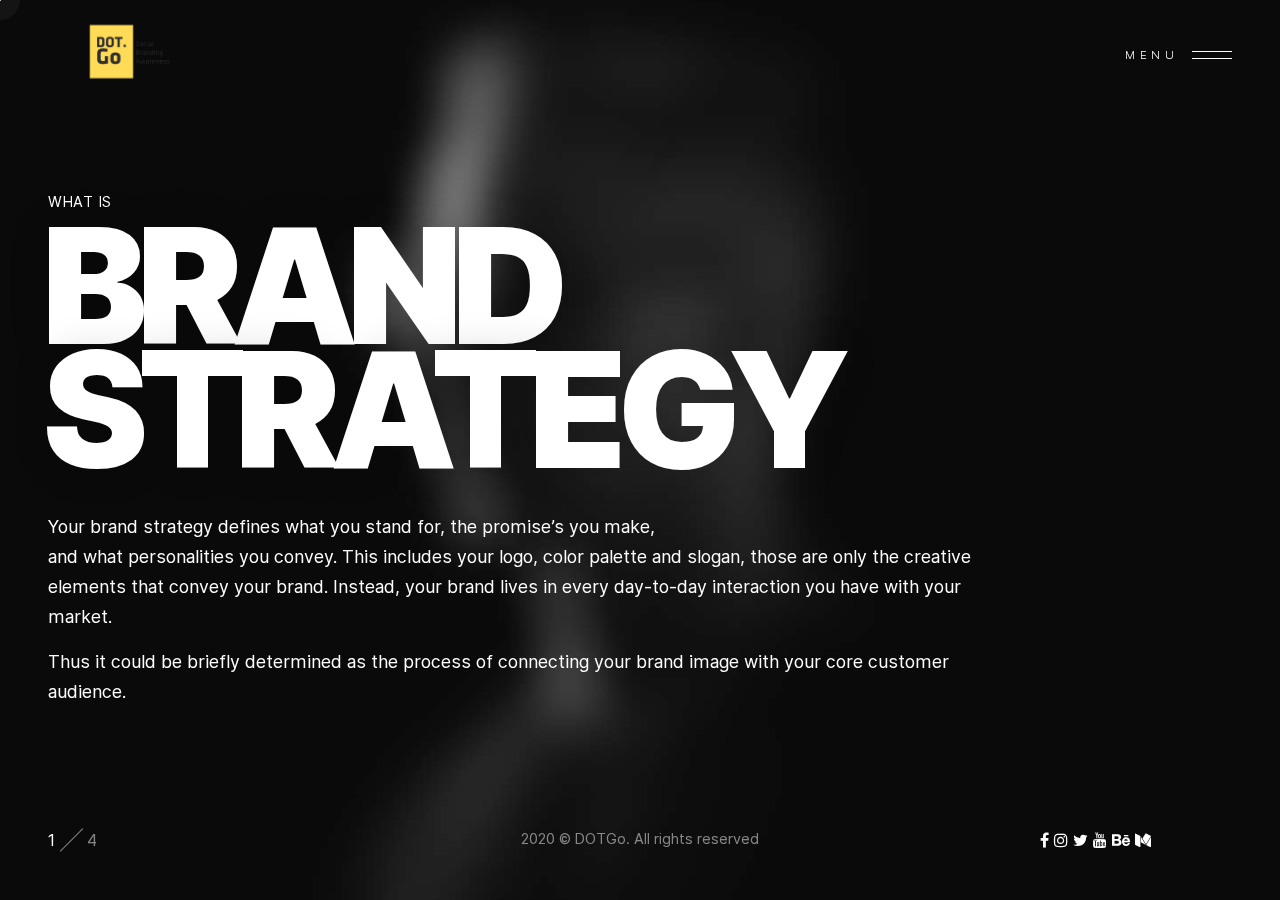
<file: index.html>
<!DOCTYPE html>
<html lang="en">
<head>
  <meta charset="UTF-8">
  <meta name="viewport" content="width=device-width, initial-scale=1, shrink-to-fit=no">
  <meta http-equiv="X-UA-Compatible" content="ie=edge">
  <title>DOTGo - Social | Branding | Awareness </title>
  <meta content="We&#39;re DOTGo, a creative branding and advertising agency. Visit our website to see our work or to contact us." name="description">
  <meta name="keywords" content=" branding,branding companies in trivandrum,branding agency in trivandrum,personal branding,brand identity,
  brand awareness,brand name,rebrand,brand management,brand strategy,brand value,branding design,brand building " />
  <meta content="DOTGo - Branding &amp; Advertising Agency " property="og:title"><meta content="We're DOTGo, a creative branding and advertising agency. Visit our website to see our work or to contact us" property="og:description"><meta content="summary" name="twitter:card">



  <link rel="stylesheet" href="https://cdnjs.cloudflare.com/ajax/libs/font-awesome/4.7.0/css/font-awesome.min.css">
  <link href="main.bundle.css" rel="stylesheet" type="text/css">
  <link href="css/custom.css" rel="stylesheet" type="text/css">
  <link href="https://fonts.googleapis.com/css2?family=Lexend+Giga&amp;display=swap" rel="stylesheet">
  <link rel="apple-touch-icon" sizes="180x180" href="images/faviconw.png">
  <link rel="icon" type="image/png" sizes="32x32" href="images/faviconw.png">
  <link rel="icon" type="image/png" sizes="16x16" href="images/faviconw.png">
  <link rel="manifest" href="favicon/site.webmanifest">
  <link rel="mask-icon" href="favicon/safari-pinned-tab.svg" color="#777777">
  <meta name="msapplication-TileColor" content="#999999">
  <meta name="theme-color" content="#999999">
</head>
  <body>
<header class="fixed-top ">
  <div class="navbar"><a class="navbar-brand" href="index.html"> <img class="default abc" alt="DOTGo - Social | Branding | Awareness" src="images/LOGO-removebg-.png"><img class="inverted abc" alt="DOTGo - Social | Branding | Awareness" src="images/LOGO-removebg-.png"></a>
    <button class="navbar-toggler" type="button" data-toggle="collapse" data-target="#navbar"><span class="toggle-label">Menu</span><span class="toggle-label-close">Close</span><span class="toggle-icon"><span class="line"></span><span class="line"></span></span></button>
  </div>
  <ul id="nav">
    <li class="nav-item active"><a class="nav-link" href="index.html">Home</a></li>

    <li class="nav-item"><a class="nav-link " href="about.html" >About Us</a>
      <li class="nav-item "><a class="nav-link " href="services.html" >Services</a>
      
    </li>
    <li class="nav-item "><a class="nav-link " href="projects-grid.html" >Portfolio</a>
    </li>
    <li class="nav-item "><a class="nav-link " href="blog-slider.html" >Blog</a>
    </li>
    <li class="nav-item"><a class="nav-link" href="contact.html">Contact Us</a></li>
  </ul>
</header>
    <main>
      <div class="glide slider">
        <div class="glide__track" data-glide-el="track">
          <ul class="glide__slides">
            <li class="glide__slide invert">
              <div class="jumbotron jumbotron-fluid vh-100 d-flex align-items-center">
                <div class="bg o-8" style="background-image:url(images/slide2.png)"></div>
                <div class="container-fluid py-6"><a class="tilt no-link mx-auto" href="">
                    <h6>  WHAT IS</h6>
                    <h1 class="massive pt-2"><span class="d-block">BRAND</span><span class="d-block">STRATEGY</span></h1>
                    <p class="w-50">Your brand strategy defines what you stand for, the promise’s you make, <br> and what personalities you convey.
                       This includes your logo, color palette and slogan,  those are only the creative elements that convey your brand. Instead, your brand lives in every day-to-day interaction you have with your market. </p>

                       <p class="w-50"> Thus it could be briefly determined as the process of connecting your brand image with your core customer audience. </p>
                  </a></div>
                    
              </div>
            </li>
            <li class="glide__slide invert">
              <div class="jumbotron jumbotron-fluid vh-100 d-flex align-items-center">
                <div class="bg o-8" style="background-image:url(images/slide4.png)"></div>
                <div class="container-fluid py-6"><a class="tilt no-link mx-auto" href="">
                    <h6>WHAT MAKES UP </h6>
                    <h1 class="massive"> <span class="d-block">BRANDING</span>  <span class="d-block"> &amp DESIGN</span></h1>
                    <p class="w-50">   Your brand identity design is basically anything that represents your brand visually.
                       It’s  both your perceived image and the visual pieces that form your overall brand and it’s the first impression you make on your customers. </p>
                       <p class="w-50">Essentially, your visual brand design is the image you want to depict to the world. It’s your business’s personality </p></a></div>
              </div>
            </li>
            <li class="glide__slide ">
              <div class="jumbotron jumbotron-fluid vh-100 d-flex align-items-center">
                <div class="bg o-4" style="background-image:url(images/slide3.png)"></div>
                <div class="container-fluid py-6"><a class="tilt no-link " href="">
                    <h6>HOW IMPORTANT IS</h6>
                    <h1 class="massive"><span class="d-block">DIGITAL</span><span class="d-block">ADVERTISEMENT</span></h1>
                    <p class="w-50">   In the digital era , Digital Advertisement has become the go to method for Brands,as it offer's extreme detailed targeting and ROI. <br></p>
             
                    
                  </a></div>
              </div>
            </li>
            <li class="glide__slide">
              <div class="jumbotron jumbotron-fluid vh-100 d-flex align-items-center">
                <div class="bg o-2" style="background-image:url(images/slide1.png)"></div>
                <div class="container-fluid py-6"><a class="tilt no-link" href="">
                    <h6>WHAT BUILDS</h6>
                    <h1 class="massive"> <span class="d-block">SOCIAL</span><span class="d-block">AWARENESS</span></h1>
                    <p class="w-50">  well a brands offline and online presence combine to form its social awareness. 
                       Thus in the digital era we focus more on the digital side of things  forgeting mass medias like TV, Radio's etc. <br></p>
                       <p class="w-50"> Its been a blessing in disguise for brands to choose social awareness rather than just digital presence.</p>
                    
                  </a></div>
              </div>
            </li>
          </ul>
        </div>
        <div class="glide__bullets" data-glide-el="controls[nav]">
          <div class="glide__bullet" data-glide-dir="=0">1</div>
          <div class="glide__bullet" data-glide-dir="=1">2</div>
          <div class="glide__bullet" data-glide-dir="=2">3</div>
          <div class="glide__bullet" data-glide-dir="=3">4</div>
          <div class="glide__bullet total">4</div>
        </div>
      </div>
    </main>
    <footer class="fixed-bottom alt-footer">
      <div class="container-fluid p-5">
        <div class="row">
          <div class="col-sm-6 offset-sm-3 copy text-center">2020 &copy; DOTGo. All rights reserved</div>
          <div class="col-sm-3 text-center">
            <div class="social"><a class="trigger"   href="#"><a href="#" class="fa fa-facebook"></a></a>
              <div class="social"><a class="trigger"   href="#"><a href="#" class="fa fa-instagram"></a></a>
                <div class="social"><a class="trigger"   href="#"><a href="#" class="fa fa-twitter"></a></a>
                  <div class="social"><a class="trigger"   href="#"><a href="#" class="fa fa-youtube"></a></a>
                    <div class="social"><a class="trigger"   href="#"><a href="#" class="fa fa-behance"></a></a>
                      <div class="social"><a class="trigger"   href="#"><a href="#" class="fa fa-medium"></a></a>
             
            </div>
          </div>
        </div>
      </div>
    </footer>
    <script src="main.bundle.js"></script>
  </body>
</html>
</file>
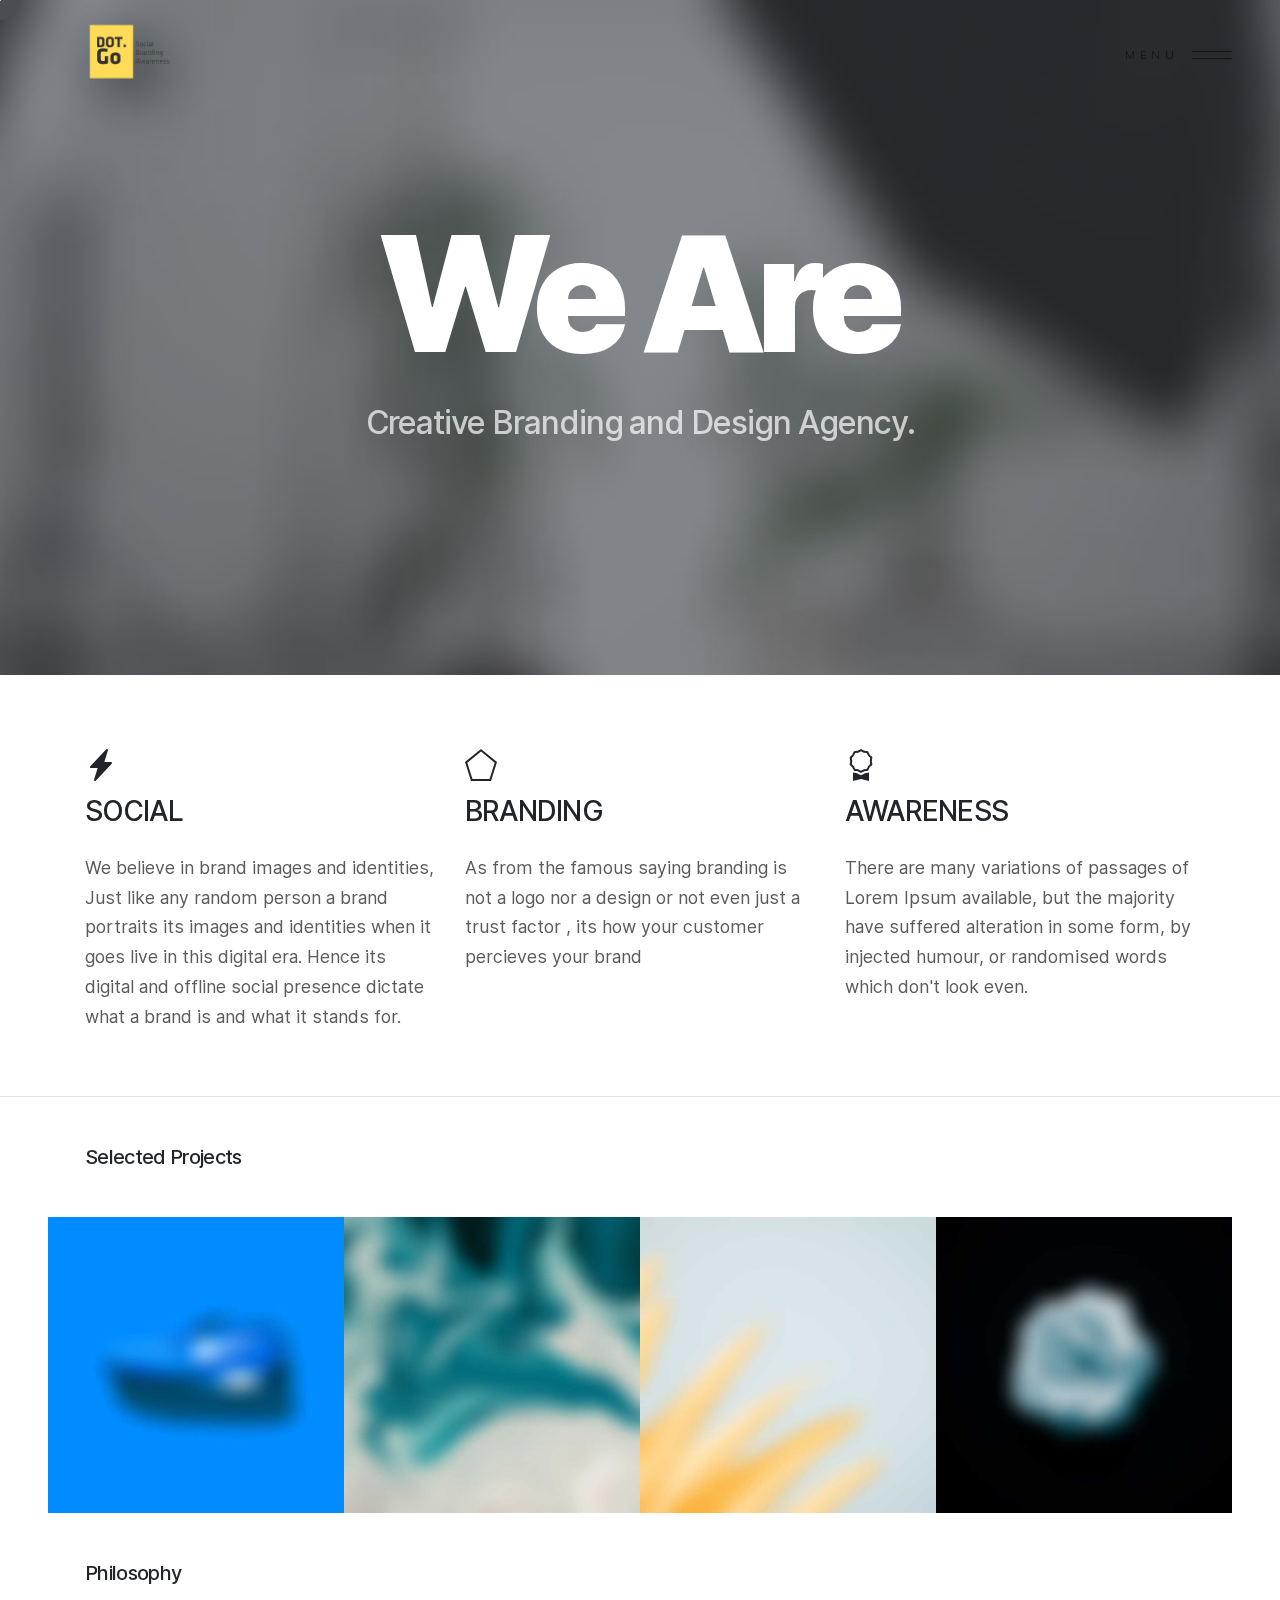
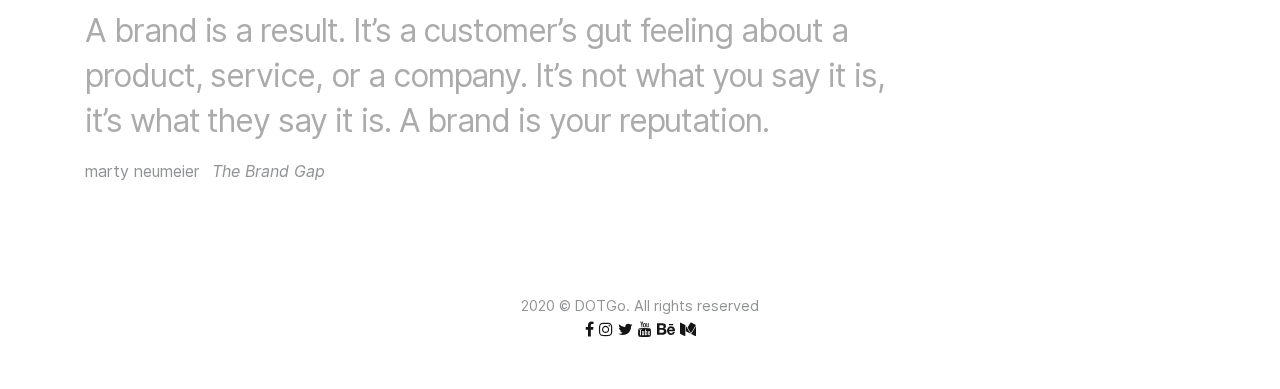
<file: about.html>
<!DOCTYPE html>
<html lang="en">
<head>
  <meta charset="UTF-8">
  <meta name="viewport" content="width=device-width, initial-scale=1, shrink-to-fit=no">
  <meta http-equiv="X-UA-Compatible" content="ie=edge">
  <title>DOTGo - Social | Branding | Awareness </title>
  <meta content="We&#39;re DOTGo, a creative branding and advertising agency. Visit our website to see our work or to contact us." name="description">
  <meta name="keywords" content=" branding,branding companies in trivandrum,branding agency in trivandrum,personal branding,brand identity,
  brand awareness,brand name,rebrand,brand management,brand strategy,brand value,branding design,brand building " />
  <meta content="DOTGo - Branding &amp; Advertising Agency " property="og:title"><meta content="We're DOTGo, a creative branding and advertising agency. Visit our website to see our work or to contact us" property="og:description"><meta content="summary" name="twitter:card">



  <link rel="stylesheet" href="https://cdnjs.cloudflare.com/ajax/libs/font-awesome/4.7.0/css/font-awesome.min.css">
  <link href="main.bundle.css" rel="stylesheet" type="text/css">
  <link href="css/custom.css" rel="stylesheet" type="text/css">
  <link href="https://fonts.googleapis.com/css2?family=Lexend+Giga&amp;display=swap" rel="stylesheet">
  <link rel="apple-touch-icon" sizes="180x180" href="images/faviconw.png">
  <link rel="icon" type="image/png" sizes="32x32" href="images/faviconw.png">
  <link rel="icon" type="image/png" sizes="16x16" href="images/faviconw.png">
  <link rel="manifest" href="favicon/site.webmanifest">
  <link rel="mask-icon" href="favicon/safari-pinned-tab.svg" color="#777777">
  <meta name="msapplication-TileColor" content="#999999">
  <meta name="theme-color" content="#999999">
</head>
  <body>
<header class="fixed-top ">
  <div class="navbar"><a class="navbar-brand" href="index.html"> <img class="default abc" alt="DOTGo - Social | Branding | Awareness" src="images/LOGO-removebg-.png"><img class="inverted abc" alt="DOTGo - Social | Branding | Awareness" src="images/LOGO-removebg-.png"></a>
    <button class="navbar-toggler" type="button" data-toggle="collapse" data-target="#navbar"><span class="toggle-label">Menu</span><span class="toggle-label-close">Close</span><span class="toggle-icon"><span class="line"></span><span class="line"></span></span></button>
  </div>
  <ul id="nav">
    <li class="nav-item active"><a class="nav-link" href="index.html">Home</a></li>

    <li class="nav-item"><a class="nav-link " href="about.html" >About Us</a>
      <li class="nav-item "><a class="nav-link " href="services.html" >Services</a>
      
    </li>
    <li class="nav-item "><a class="nav-link " href="projects-grid.html" >Portfolio</a>
    </li>
    <li class="nav-item "><a class="nav-link " href="blog-slider.html" >Blog</a>
    </li>
    <li class="nav-item"><a class="nav-link" href="contact.html">Contact Us</a></li>
  </ul>
  </header>
  <main>
    <div class="jumbotron jumbotron-fluid vh-75 d-flex align-items-center bg-dark text-white">
      <div class="bg o-4" style="background-image:url(images/about.jpg);"></div>
      <div class="container text-center">
        <div class="row">
          <div class="col-12">
            <h1 class="massive">We Are</h1>
          </div>
          <div class="col-12 col-md-7 mx-auto pt-5">
            <h2 class="o-7">
               Creative Branding and Design Agency.</h2>
          </div>
        </div>
      </div>
    </div>
    <section class="border-bottom py-5">
      <div class="container">
        <div class="row">
          <div class="col-sm-4 py-3">
            <div class="size-4 mb-2">
              <svg class="bi bi-lightning-fill" width="1em" height="1em" viewBox="0 0 16 16" fill="currentColor"
                xmlns="http://www.w3.org/2000/svg">
                <path fill-rule="evenodd"
                  d="M11.251.068a.5.5 0 0 1 .227.58L9.677 6.5H13a.5.5 0 0 1 .364.843l-8 8.5a.5.5 0 0 1-.842-.49L6.323 9.5H3a.5.5 0 0 1-.364-.843l8-8.5a.5.5 0 0 1 .615-.09z">
                </path>
              </svg>
            </div>
            <h3 class="mb-4">SOCIAL</h3>
            <p>We believe in brand images and identities, Just like any random person a brand portraits its images and identities when it goes live in this digital era.
               Hence its digital and offline social presence dictate what a brand is and what it stands for.</p>
          </div>
          <div class="col-sm-4 py-3">
            <div class="size-4 mb-2">
              <svg class="bi bi-pentagon" width="1em" height="1em" viewBox="0 0 16 16" fill="currentColor"
                xmlns="http://www.w3.org/2000/svg">
                <path fill-rule="evenodd"
                  d="M8 1.288l-6.842 5.56L3.733 15h8.534l2.575-8.153L8 1.288zM16 6.5L8 0 0 6.5 3 16h10l3-9.5z"></path>
              </svg>
            </div>
            <h3 class="mb-4">BRANDING</h3>
            <p>As from the famous saying branding is not a logo nor a design or not even just a trust factor , its how your customer percieves your brand</p>
          </div>
          <div class="col-sm-4 py-3">
            <div class="size-4 mb-2">
              <svg class="bi bi-award" width="1em" height="1em" viewBox="0 0 16 16" fill="currentColor"
                xmlns="http://www.w3.org/2000/svg">
                <path fill-rule="evenodd"
                  d="M9.669.864L8 0 6.331.864l-1.858.282-.842 1.68-1.337 1.32L2.6 6l-.306 1.854 1.337 1.32.842 1.68 1.858.282L8 12l1.669-.864 1.858-.282.842-1.68 1.337-1.32L13.4 6l.306-1.854-1.337-1.32-.842-1.68L9.669.864zm1.196 1.193l-1.51-.229L8 1.126l-1.355.702-1.51.229-.684 1.365-1.086 1.072L3.614 6l-.25 1.506 1.087 1.072.684 1.365 1.51.229L8 10.874l1.356-.702 1.509-.229.684-1.365 1.086-1.072L12.387 6l.248-1.506-1.086-1.072-.684-1.365z">
                </path>
                <path d="M4 11.794V16l4-1 4 1v-4.206l-2.018.306L8 13.126 6.018 12.1 4 11.794z"></path>
              </svg>
            </div>
            <h3 class="mb-4">AWARENESS</h3>
            <p>There are many variations of passages of Lorem Ipsum available, but the majority have suffered alteration
              in some form, by injected humour, or randomised words which don't look even. </p>
          </div>
        </div>
      </div>
    </section>

    
    <div class="container py-5">
      <h5>Selected Projects</h5>
    </div>
    <div class="container-fluid">
      <div class="grid">
        <div class="grid-sizer col-1"></div><a class="grid-item col-3" href="project-single.html"><img
            alt="Neoto - Creative Studio Portfolio Template" src="images/1.jpg">
          <div class="caption p-3">
            <div class="title">Flourish Away</div>
          </div>
        </a><a class="grid-item col-3" href="project-single.html"><img alt="Neoto - Creative Studio Portfolio Template"
            src="images/2.jpg">
          <div class="caption p-3">
            <div class="title">Suit up</div>
          </div>
        </a><a class="grid-item col-3" href="project-single.html"><img alt="Neoto - Creative Studio Portfolio Template"
            src="images/3.jpg">
          <div class="caption p-3">
            <div class="title">Mix it up</div>
          </div>
        </a><a class="grid-item col-3" href="project-single.html"><img alt="Neoto - Creative Studio Portfolio Template"
            src="images/4.jpg">
          <div class="caption p-3">
            <div class="title">Next-gen Shoes</div>
          </div>
        </a>
      </div>
    </div>
    <div class="container mt-5">
      <h5 class="pb-4 mb-0">Philosophy</h5>
    </div>
    <div class="container pb-5">
      <div class="row">
        <div class="col-sm-9">
          <blockquote>
            <p>A brand is a result. It’s a customer’s gut feeling about a product, service, or a company. It’s not what
              you say it is, it’s what they say it is. A brand is your reputation.</p>
            <footer>marty neumeier
              <cite>‎The Brand Gap</cite>
            </footer>
          </blockquote>
        </div>
      </div>
    </div>

  <!--
    <div class="container">
      <h5 class="border-top py-5 mb-0">Team</h5>
      <div class="row mx-0 pb-5">
        <div class="col-sm-2 col-4 px-0">
          <div class="card bg-dark text-white hoverable"><img class="card-img"
              alt="Neoto - Creative Studio Portfolio Template" src="images/member2.png">
            <div class="card-img-overlay">
              <div class="card-title">
                <div class="title">UX Developer</div>
                <div class="name">Felice Woods</div>
              </div>
            </div>
          </div>
        </div>
        <div class="col-sm-2 col-4 px-0">
          <div class="card bg-dark text-white hoverable"><img class="card-img"
              alt="Neoto - Creative Studio Portfolio Template" src="images/member3.png">
            <div class="card-img-overlay">
              <div class="card-title">
                <div class="title">App Developer</div>
                <div class="name">Lena Brooks</div>
              </div>
            </div>
          </div>
        </div>
        <div class="col-sm-2 col-4 px-0">
          <div class="card bg-dark text-white hoverable"><img class="card-img"
              alt="Neoto - Creative Studio Portfolio Template" src="images/member4.png">
            <div class="card-img-overlay">
              <div class="card-title">
                <div class="title">UI Designer</div>
                <div class="name">Vera Blake</div>
              </div>
            </div>
          </div>
        </div>
        <div class="col-sm-2 col-4 px-0">
          <div class="card bg-dark text-white hoverable"><img class="card-img"
              alt="Neoto - Creative Studio Portfolio Template" src="images/member5.png">
            <div class="card-img-overlay">
              <div class="card-title">
                <div class="title">CTO</div>
                <div class="name">John Doe</div>
              </div>
            </div>
          </div>
        </div>
        <div class="col-sm-2 col-4 px-0">
          <div class="card bg-dark text-white hoverable"><img class="card-img"
              alt="Neoto - Creative Studio Portfolio Template" src="images/member6.png">
            <div class="card-img-overlay">
              <div class="card-title">
                <div class="title">CEO</div>
                <div class="name">Nala Simba</div>
              </div>
            </div>
          </div>
        </div>
        <div class="col-sm-2 col-4 px-0">
          <div class="card bg-dark text-white hoverable"><img class="card-img"
              alt="Neoto - Creative Studio Portfolio Template" src="images/member7.png">
            <div class="card-img-overlay">
              <div class="card-title">
                <div class="title">Team Coach</div>
                <div class="name">Carice Stone</div>
              </div>
            </div>
          </div>
        </div>
      </div>
    </div>

    
    <div class="container">
      <h5 class="border-bottom pb-5">Clients</h5>
    </div>
    <div class="py-3">
      <div class="container">
        <div class="row text-center">
          <div class="p-4 col-sm col-3 center"><img class="img-fluid" alt="Neoto - Creative Studio Portfolio Template"
              src="images/logo1.svg"></div>
          <div class="p-4 col-sm col-3 center"><img class="img-fluid" alt="Neoto - Creative Studio Portfolio Template"
              src="images/logo2.svg"></div>
          <div class="p-4 col-sm col-3 center"><img class="img-fluid" alt="Neoto - Creative Studio Portfolio Template"
              src="images/logo3.svg"></div>
          <div class="p-4 col-sm col-3 center"><img class="img-fluid" alt="Neoto - Creative Studio Portfolio Template"
              src="images/logo4.svg"></div>
          <div class="p-4 col-sm col-3 center"><img class="img-fluid" alt="Neoto - Creative Studio Portfolio Template"
              src="images/logo5.svg"></div>
          <div class="p-4 col-sm col-3 center"><img class="img-fluid" alt="Neoto - Creative Studio Portfolio Template"
              src="images/logo6.svg"></div>
          <div class="p-4 col-sm col-3 center"><img class="img-fluid" alt="Neoto - Creative Studio Portfolio Template"
              src="images/logo7.svg"></div>
          <div class="p-4 col-sm col-3 center"><img class="img-fluid" alt="Neoto - Creative Studio Portfolio Template"
              src="images/logo8.svg"></div>
          <div class="p-4 col-sm col-3 center"><img class="img-fluid" alt="Neoto - Creative Studio Portfolio Template"
              src="images/logo9.svg"></div>
          <div class="p-4 col-sm col-3 center"><img class="img-fluid" alt="Neoto - Creative Studio Portfolio Template"
              src="images/logo10.svg"></div>
          <div class="p-4 col-sm col-3 center"><img class="img-fluid" alt="Neoto - Creative Studio Portfolio Template"
              src="images/logo11.svg"></div>
          <div class="p-4 col-sm col-3 center"><img class="img-fluid" alt="Neoto - Creative Studio Portfolio Template"
              src="images/logo12.svg"></div>
        </div>
      </div>
    </div>
  </main>
-->

  <footer>
    <div class="container-fluid p-5">
      <div class="col-sm-6 offset-sm-3 copy text-center">2020 &copy; DOTGo. All rights reserved</div>
      <div class="col-sm-12 text-center">
        <div class="social"><a class="trigger" href="#"><a href="#" class="fa fa-facebook"></a></a>
          <div class="social"><a class="trigger" href="#"><a href="#" class="fa fa-instagram"></a></a>
            <div class="social"><a class="trigger" href="#"><a href="#" class="fa fa-twitter"></a></a>
              <div class="social"><a class="trigger" href="#"><a href="#" class="fa fa-youtube"></a></a>
                <div class="social"><a class="trigger" href="#"><a href="#" class="fa fa-behance"></a></a>
                  <div class="social"><a class="trigger" href="#"><a href="#" class="fa fa-medium"></a></a>
                  </div>
                </div>
              </div>
            </div>
          </div>
        </div>
      </div>
  </footer>
  <script src="main.bundle.js"></script>
</body>

</html>
</file>
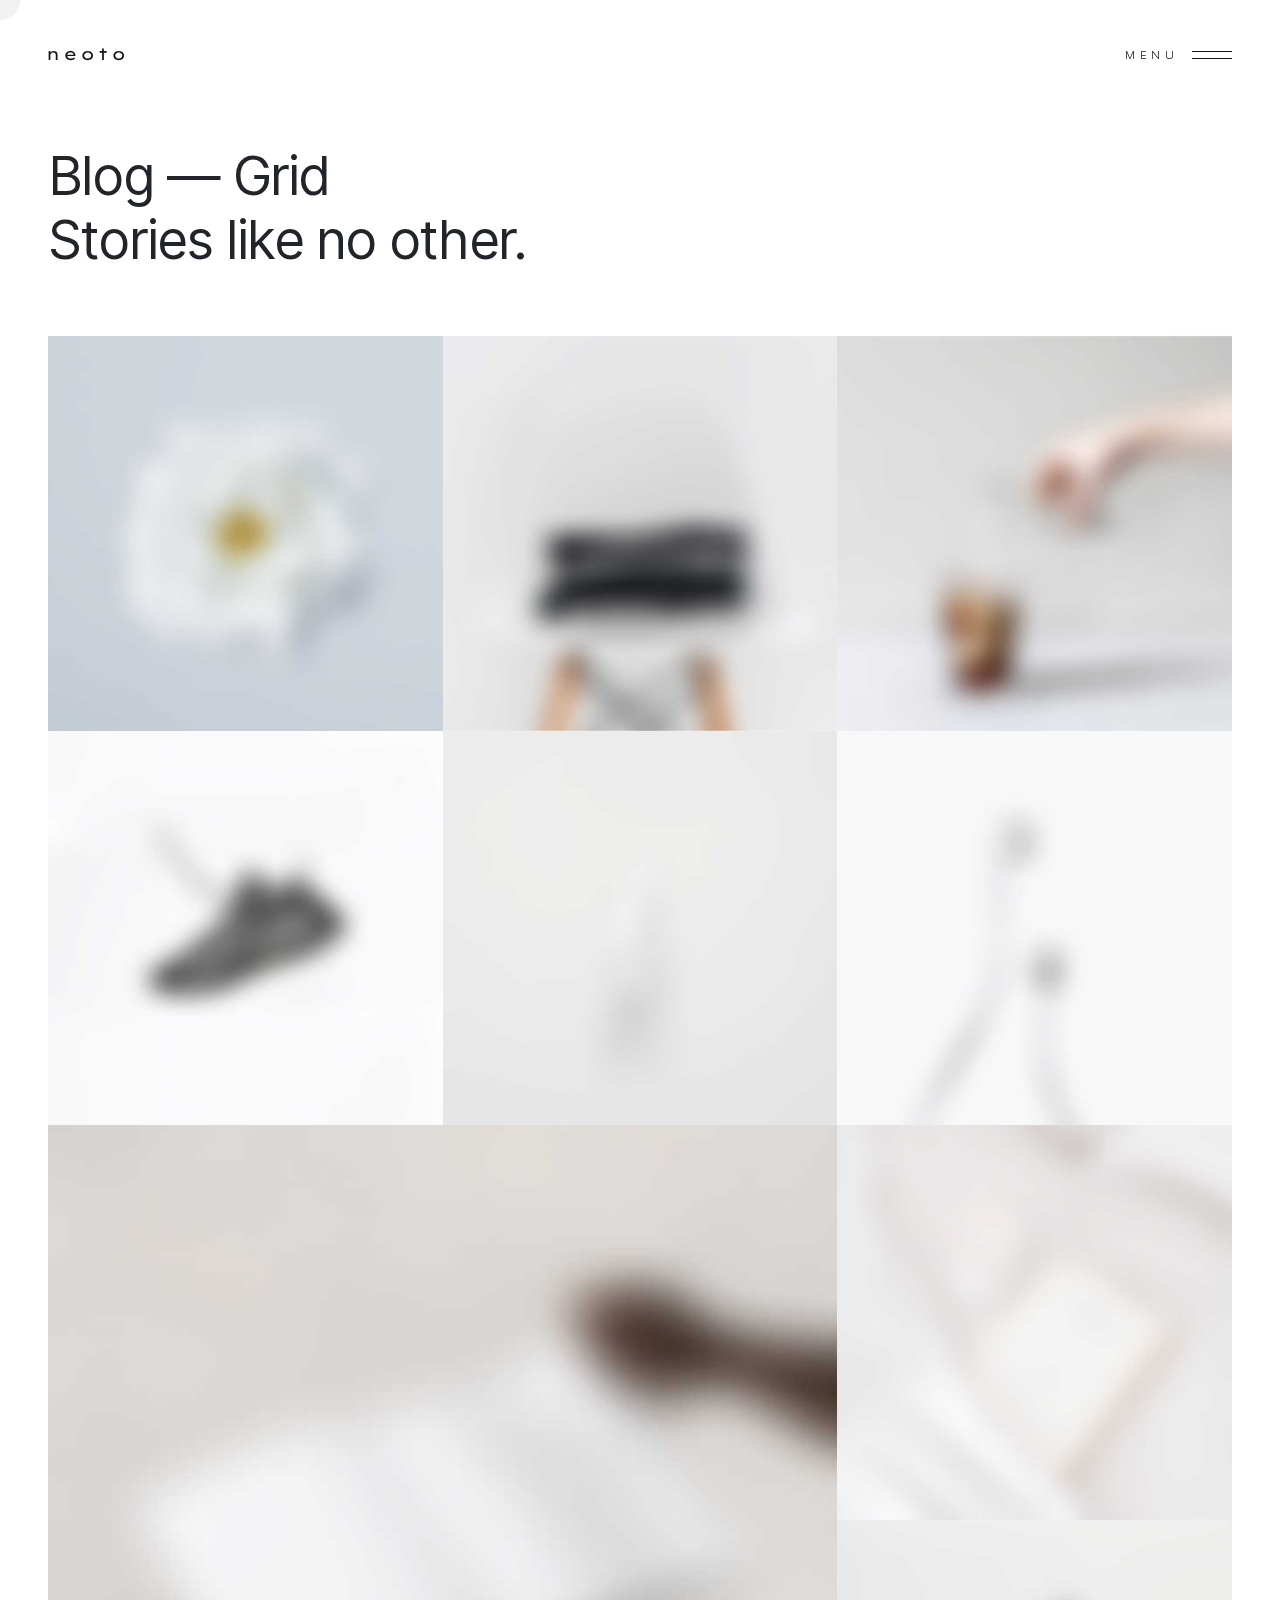
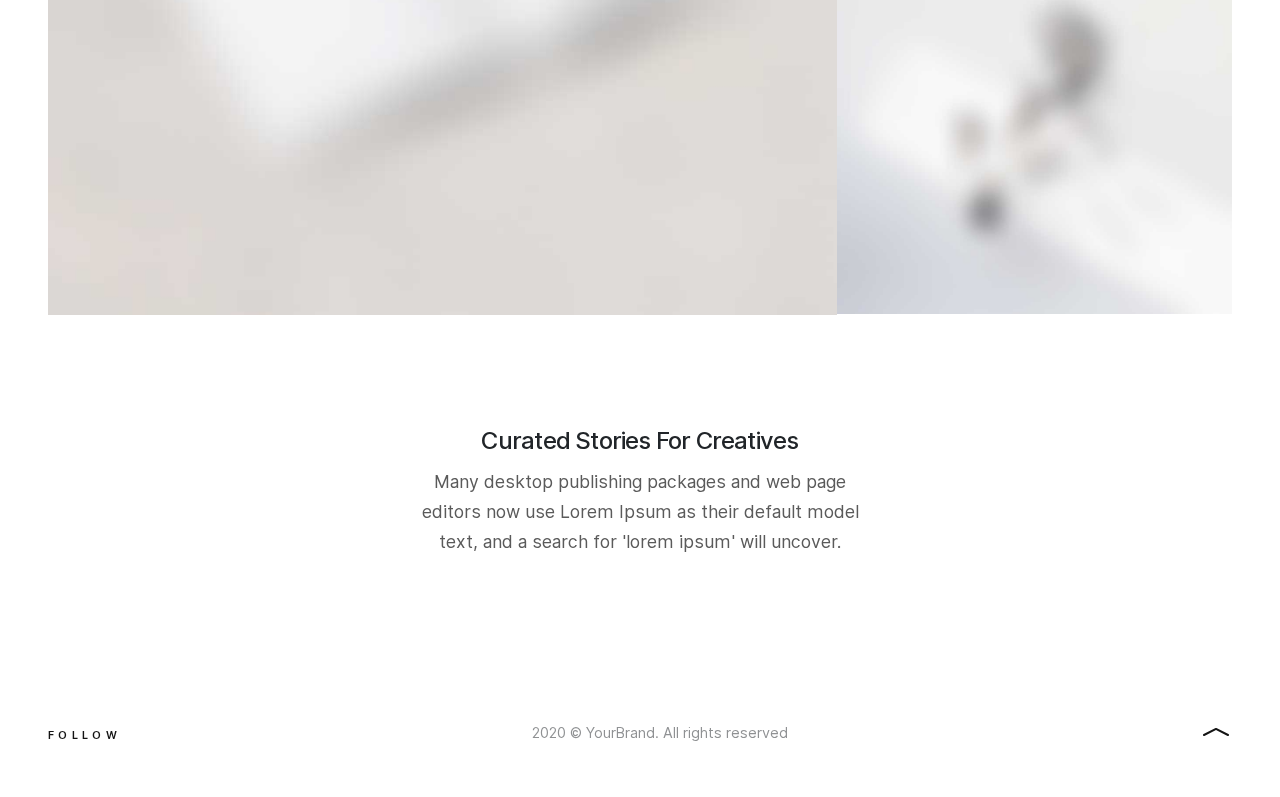
<file: blog-grid.html>
<!DOCTYPE html>
<html lang="en">
<head>
  <meta charset="UTF-8">
  <meta name="viewport" content="width=device-width, initial-scale=1, shrink-to-fit=no">
  <meta http-equiv="X-UA-Compatible" content="ie=edge">
  <title>Neoto | Portfolio HTML Template</title>
  <link href="main.bundle.css" rel="stylesheet" type="text/css">
  <link href="css/custom.css" rel="stylesheet" type="text/css">
  <link href="https://fonts.googleapis.com/css2?family=Lexend+Giga&amp;display=swap" rel="stylesheet">
  <link rel="apple-touch-icon" sizes="180x180" href="favicon/apple-touch-icon.png">
  <link rel="icon" type="image/png" sizes="32x32" href="favicon/favicon-32x32.png">
  <link rel="icon" type="image/png" sizes="16x16" href="favicon/favicon-16x16.png">
  <link rel="manifest" href="favicon/site.webmanifest">
  <link rel="mask-icon" href="favicon/safari-pinned-tab.svg" color="#777777">
  <meta name="msapplication-TileColor" content="#999999">
  <meta name="theme-color" content="#999999">
</head>
  <body>
<header class="fixed-top ">
  <div class="navbar"><a class="navbar-brand" href="index.html"> <img class="default" alt="Neoto - Creative Studio Portfolio Template" src="images/logo.svg"><img class="inverted" alt="Neoto - Creative Studio Portfolio Template" src="images/logo-white.svg"></a>
    <button class="navbar-toggler" type="button" data-toggle="collapse" data-target="#navbar"><span class="toggle-label">Menu</span><span class="toggle-label-close">Close</span><span class="toggle-icon"><span class="line"></span><span class="line"></span></span></button>
  </div>
  <ul id="nav">
    <li class="nav-item active"><a class="nav-link" href="index.html">home</a></li>
    <li class="nav-item dropdown"><a class="nav-link dropdown-toggle" href="#" role="button" data-toggle="dropdown">pages</a>
      <div class="dropdown-menu"><a class="dropdown-item" href="about.html">About</a><a class="dropdown-item" href="services.html">Services</a><a class="dropdown-item" href="404.html">404</a></div>
    </li>
    <li class="nav-item dropdown"><a class="nav-link dropdown-toggle" href="#" role="button" data-toggle="dropdown">portfolio</a>
      <div class="dropdown-menu"><a class="dropdown-item" href="projects-grid.html">Projects - Grid</a><a class="dropdown-item" href="projects-slider.html">Projects - Slider</a><a class="dropdown-item" href="projects-lightbox.html">Projects - Lightbox</a><a class="dropdown-item" href="project-single.html">Project single</a><a class="dropdown-item" href="project-single-hero.html">Project single - Hero</a><a class="dropdown-item" href="project-single-alt.html">Project single - Alt</a></div>
    </li>
    <li class="nav-item dropdown"><a class="nav-link dropdown-toggle" href="#" role="button" data-toggle="dropdown">blog</a>
      <div class="dropdown-menu"><a class="dropdown-item" href="blog-slider.html">Blog - Slider</a><a class="dropdown-item" href="blog-grid.html">Blog - Grid</a><a class="dropdown-item" href="blog-single.html">Blog single</a><a class="dropdown-item" href="blog-single-alt.html">Blog single - Alt</a><a class="dropdown-item" href="blog-single-hero.html">Blog single - Hero</a></div>
    </li>
    <li class="nav-item"><a class="nav-link" href="contact.html">contact</a></li>
  </ul>
</header>
    <main>
      <section>
        <div class="container-fluid py-6">
          <h1 class="in-top">Blog &mdash; Grid<br>Stories like no other.</h1>
        </div>
        <div class="container-fluid">
          <div class="grid">
            <div class="grid-sizer col-1"></div><a class="grid-item col-4" href="blog-single.html"><img alt="Neoto - Creative Studio Portfolio Template" src="images/16.jpg">
              <div class="caption p-3">
                <div class="title">Flourish Away</div>
              </div></a><a class="grid-item col-4" href="blog-single.html"><img alt="Neoto - Creative Studio Portfolio Template" src="images/10.jpg">
              <div class="caption p-3">
                <div class="title">Suit up</div>
              </div></a><a class="grid-item col-4" href="blog-single.html"><img alt="Neoto - Creative Studio Portfolio Template" src="images/8.jpg">
              <div class="caption p-3">
                <div class="title">Mix it up</div>
              </div></a><a class="grid-item col-4" href="blog-single.html"><img alt="Neoto - Creative Studio Portfolio Template" src="images/17.jpg">
              <div class="caption p-3">
                <div class="title">Next-gen Shoes</div>
              </div></a><a class="grid-item col-4" href="blog-single.html"><img alt="Neoto - Creative Studio Portfolio Template" src="images/6.jpg">
              <div class="caption p-3">
                <div class="title">Back to Tapes</div>
              </div></a><a class="grid-item col-8" href="blog-single.html"><img alt="Neoto - Creative Studio Portfolio Template" src="images/7.jpg">
              <div class="caption p-3">
                <div class="title">Turn the page</div>
              </div></a><a class="grid-item col-4" href="blog-single.html"><img alt="Neoto - Creative Studio Portfolio Template" src="images/9.jpg">
              <div class="caption p-3">
                <div class="title">Wiremore</div>
              </div></a><a class="grid-item col-4" href="blog-single.html"><img alt="Neoto - Creative Studio Portfolio Template" src="images/15.jpg">
              <div class="caption p-3">
                <div class="title">Silk White</div>
              </div></a><a class="grid-item col-4" href="blog-single.html"><img alt="Neoto - Creative Studio Portfolio Template" src="images/5.jpg">
              <div class="caption p-3">
                <div class="title">Branch X</div>
              </div></a>
          </div>
        </div>
        <div class="container my-5 py-6">
          <div class="row justify-content-md-center text-center">
            <div class="col-sm-5">
              <h4>Curated Stories For Creatives</h4>
              <p>Many desktop publishing packages and web page editors now use Lorem Ipsum as their default model text, and a search for 'lorem ipsum' will uncover.</p>
            </div>
          </div>
        </div>
      </section>
    </main>
    <footer>
      <div class="container-fluid p-5">
        <div class="d-flex justify-content-between align-items-center">
          <div class="social"><a class="trigger" href="#">Follow</a>
            <ul class="social-nav">
              <li> <a href="#">Instagram</a></li>
              <li> <a href="#">Twitter</a></li>
              <li> <a href="#">Vimeo</a></li>
              <li> <a href="#">YouTube</a></li>
            </ul>
          </div>
          <div class="copy">2020 &copy; YourBrand. All rights reserved</div><a class="to-top" href="#">
            <svg class="bi" width="32" height="32" fill="currentColor">
              <use xlink:href="images/bootstrap-icons.svg#chevron-compact-up"></use>
            </svg></a>
        </div>
      </div>
    </footer>
    <script src="main.bundle.js"></script>
  </body>
</html>
</file>
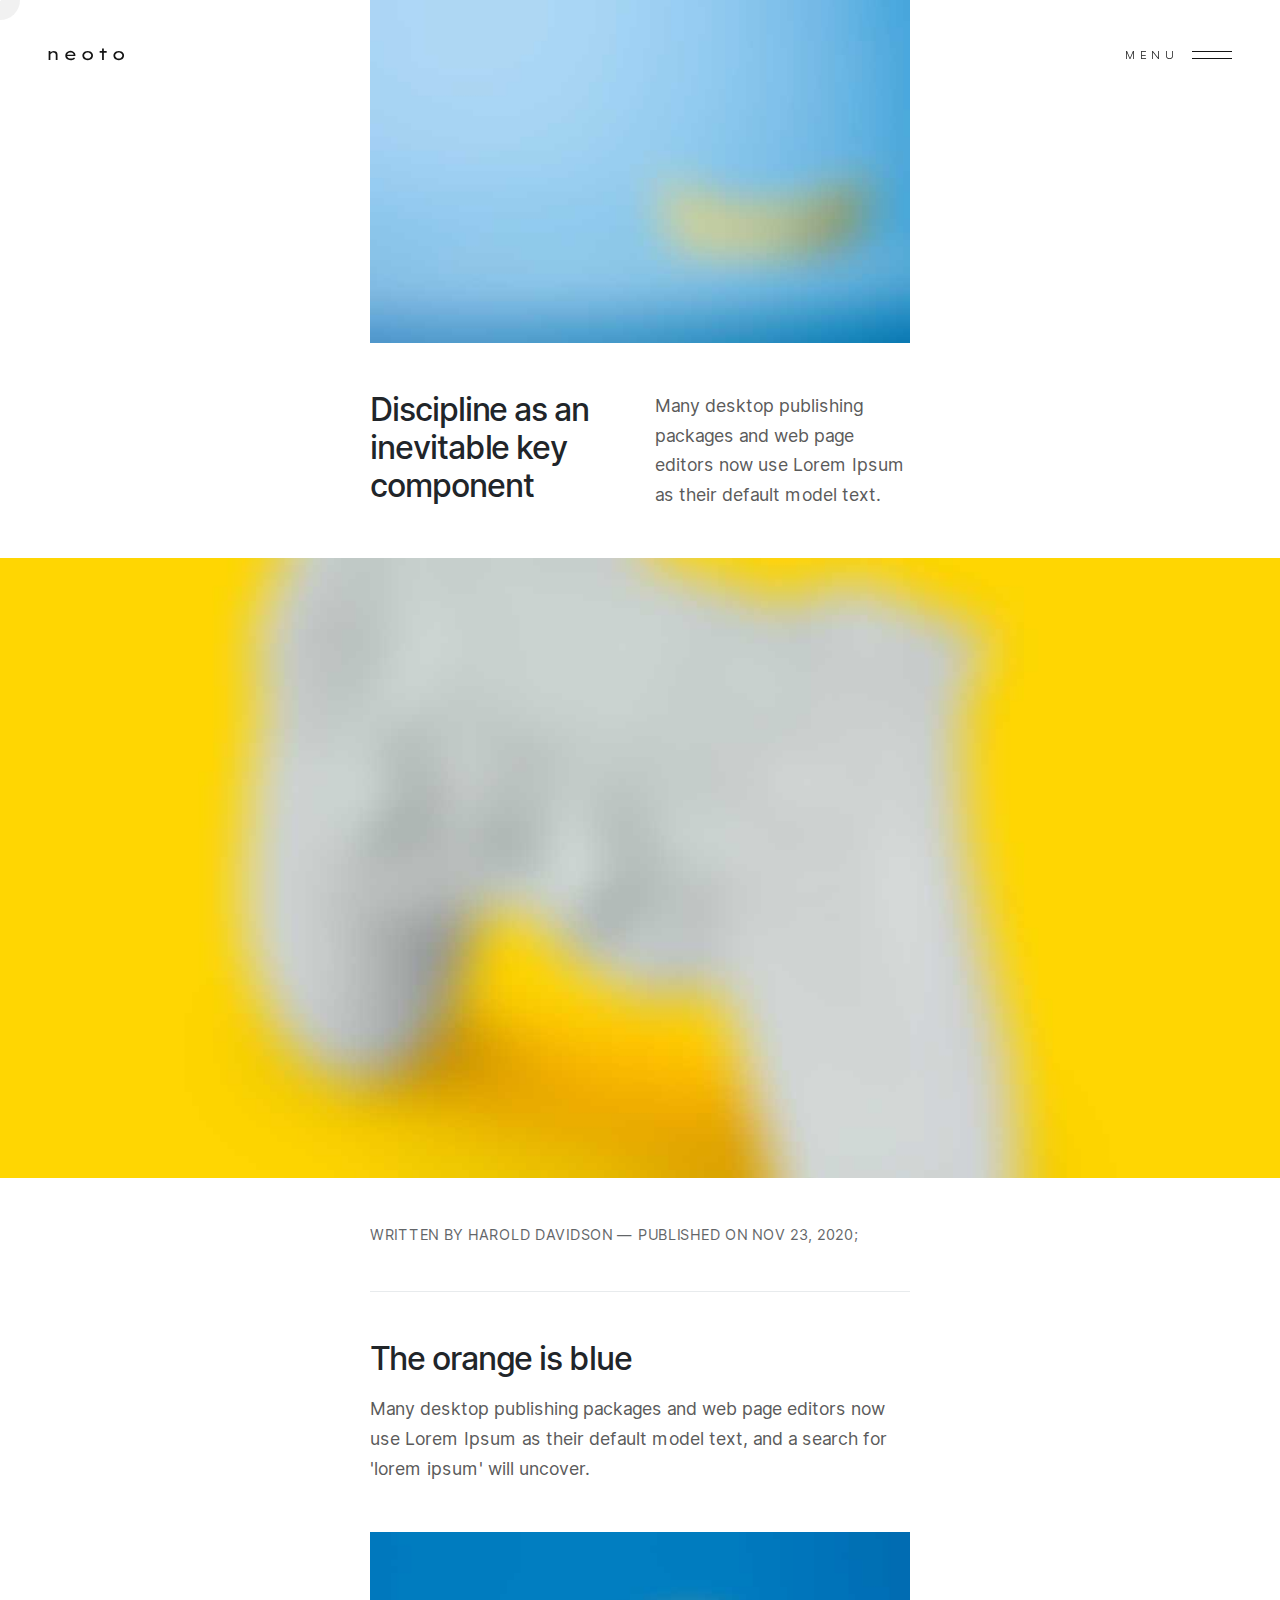
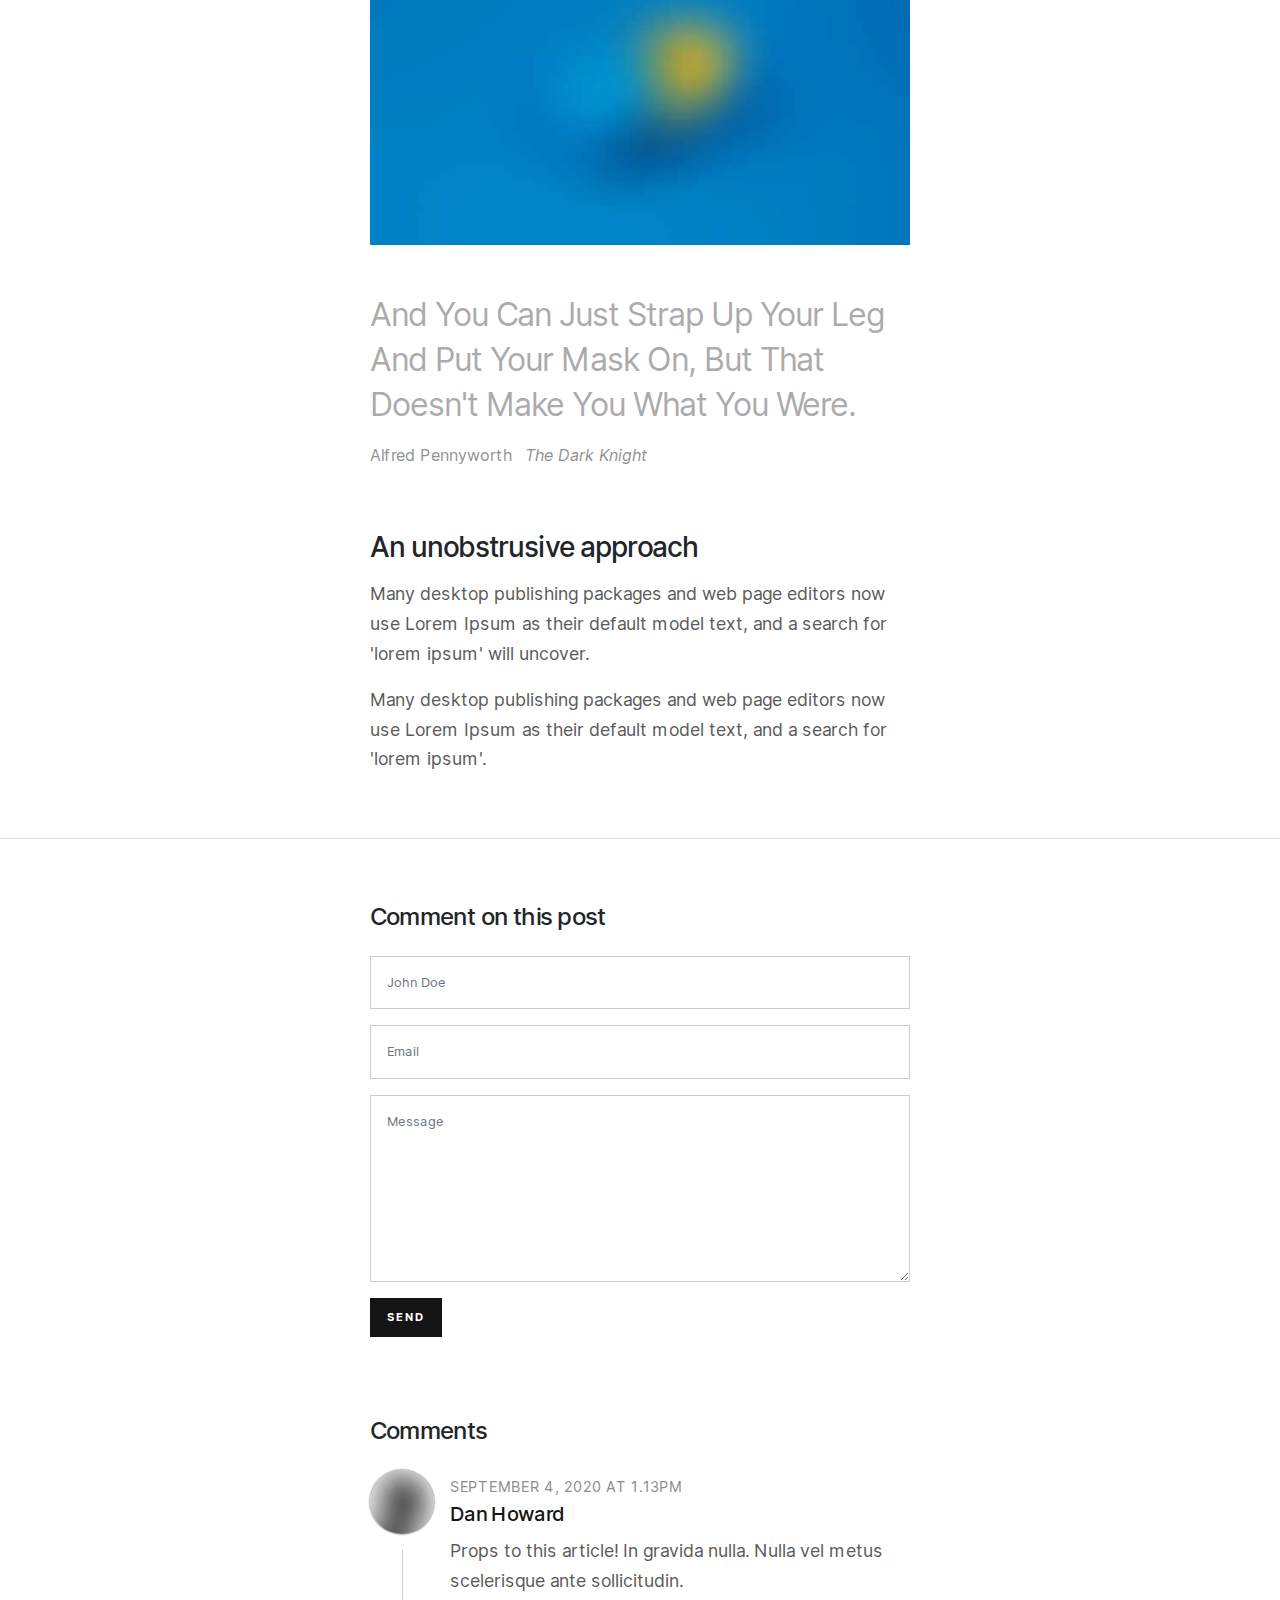
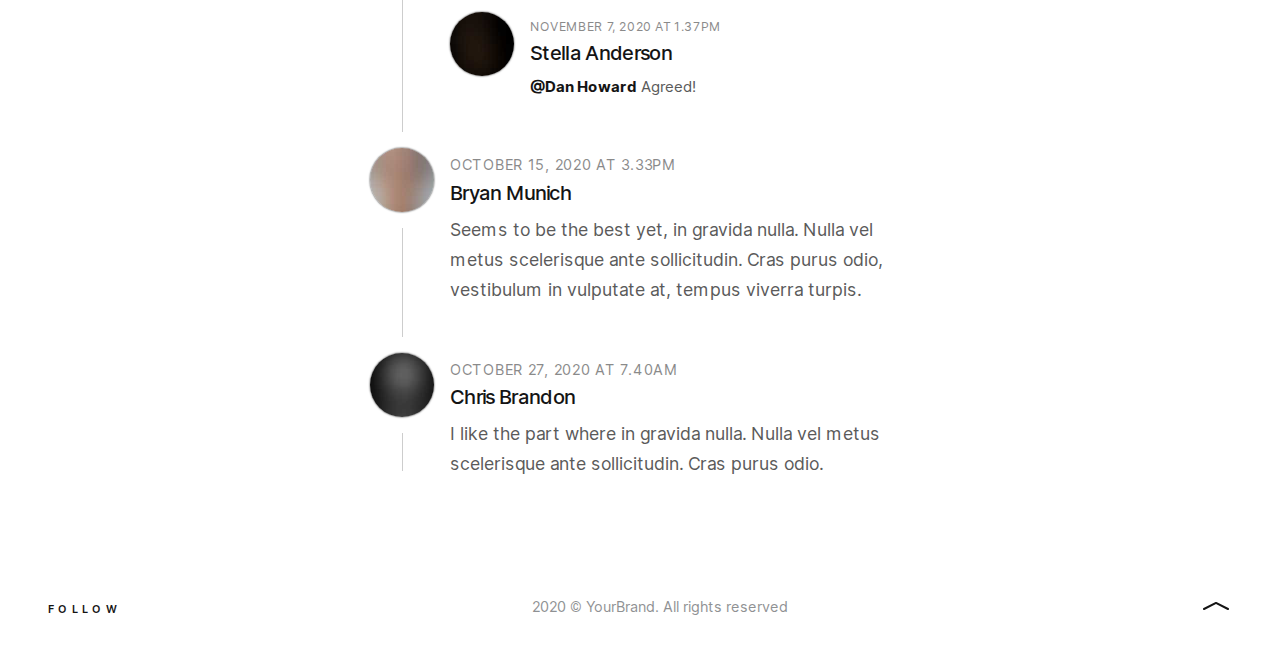
<file: blog-single-alt.html>
<!DOCTYPE html>
<html lang="en">
<head>
  <meta charset="UTF-8">
  <meta name="viewport" content="width=device-width, initial-scale=1, shrink-to-fit=no">
  <meta http-equiv="X-UA-Compatible" content="ie=edge">
  <title>Neoto | Portfolio HTML Template</title>
  <link href="main.bundle.css" rel="stylesheet" type="text/css">
  <link href="css/custom.css" rel="stylesheet" type="text/css">
  <link href="https://fonts.googleapis.com/css2?family=Lexend+Giga&amp;display=swap" rel="stylesheet">
  <link rel="apple-touch-icon" sizes="180x180" href="favicon/apple-touch-icon.png">
  <link rel="icon" type="image/png" sizes="32x32" href="favicon/favicon-32x32.png">
  <link rel="icon" type="image/png" sizes="16x16" href="favicon/favicon-16x16.png">
  <link rel="manifest" href="favicon/site.webmanifest">
  <link rel="mask-icon" href="favicon/safari-pinned-tab.svg" color="#777777">
  <meta name="msapplication-TileColor" content="#999999">
  <meta name="theme-color" content="#999999">
</head>
  <body>
<header class="fixed-top ">
  <div class="navbar"><a class="navbar-brand" href="index.html"> <img class="default" alt="Neoto - Creative Studio Portfolio Template" src="images/logo.svg"><img class="inverted" alt="Neoto - Creative Studio Portfolio Template" src="images/logo-white.svg"></a>
    <button class="navbar-toggler" type="button" data-toggle="collapse" data-target="#navbar"><span class="toggle-label">Menu</span><span class="toggle-label-close">Close</span><span class="toggle-icon"><span class="line"></span><span class="line"></span></span></button>
  </div>
  <ul id="nav">
    <li class="nav-item active"><a class="nav-link" href="index.html">home</a></li>
    <li class="nav-item dropdown"><a class="nav-link dropdown-toggle" href="#" role="button" data-toggle="dropdown">pages</a>
      <div class="dropdown-menu"><a class="dropdown-item" href="about.html">About</a><a class="dropdown-item" href="services.html">Services</a><a class="dropdown-item" href="404.html">404</a></div>
    </li>
    <li class="nav-item dropdown"><a class="nav-link dropdown-toggle" href="#" role="button" data-toggle="dropdown">portfolio</a>
      <div class="dropdown-menu"><a class="dropdown-item" href="projects-grid.html">Projects - Grid</a><a class="dropdown-item" href="projects-slider.html">Projects - Slider</a><a class="dropdown-item" href="projects-lightbox.html">Projects - Lightbox</a><a class="dropdown-item" href="project-single.html">Project single</a><a class="dropdown-item" href="project-single-hero.html">Project single - Hero</a><a class="dropdown-item" href="project-single-alt.html">Project single - Alt</a></div>
    </li>
    <li class="nav-item dropdown"><a class="nav-link dropdown-toggle" href="#" role="button" data-toggle="dropdown">blog</a>
      <div class="dropdown-menu"><a class="dropdown-item" href="blog-slider.html">Blog - Slider</a><a class="dropdown-item" href="blog-grid.html">Blog - Grid</a><a class="dropdown-item" href="blog-single.html">Blog single</a><a class="dropdown-item" href="blog-single-alt.html">Blog single - Alt</a><a class="dropdown-item" href="blog-single-hero.html">Blog single - Hero</a></div>
    </li>
    <li class="nav-item"><a class="nav-link" href="contact.html">contact</a></li>
  </ul>
</header>
    <main>
      <section class="pt-0 border-bottom">
        <div class="container pb-5">
          <div class="row">
            <div class="col-sm-6 offset-sm-3"><img class="img-fluid w-100" alt="Neoto - Creative Studio Portfolio Template" src="images/blog-alt1.jpg"></div>
          </div>
          <div class="row pt-5">
            <div class="col-sm-3 offset-sm-3">
              <h2 class="in-left">Discipline as an inevitable key component</h2>
            </div>
            <div class="col-sm-3">
              <p class="in-top">Many desktop publishing packages and web page editors now use Lorem Ipsum as their default model text.</p>
            </div>
          </div>
        </div><img class="img-fluid vw-100" alt="Neoto - Creative Studio Portfolio Template" src="images/blog-alt2.jpg">
        <div class="container">
          <div class="row pt-5">
            <div class="col-sm-6 offset-sm-3">
              <h6 class="border-bottom pb-5">Written by Harold Davidson &mdash; Published on Nov 23, 2020; </h6>
            </div>
          </div>
          <div class="row py-5">
            <div class="col-sm-6 offset-sm-3">
              <h2>The orange is blue</h2>
              <p>Many desktop publishing packages and web page editors now use Lorem Ipsum as their default model text, and a search for 'lorem ipsum' will uncover.              </p>
            </div>
          </div>
          <div class="row">
            <div class="col-sm-6 offset-sm-3">       <img class="img-fluid w-100" alt="Neoto - Creative Studio Portfolio Template" src="images/blog-alt3.jpg"></div>
          </div>
          <div class="row pt-5">
            <div class="col-sm-6 offset-sm-3">
              <blockquote class="mb-0">
                <p>And You Can Just Strap Up Your Leg And Put Your Mask On, But That Doesn't Make You What You Were.</p>
                <footer>Alfred Pennyworth
                  <cite>The Dark Knight        </cite>
                </footer>
              </blockquote>
            </div>
          </div>
          <div class="row py-6">
            <div class="col-sm-6 offset-sm-3">
              <h3>An unobstrusive approach</h3>
              <p>Many desktop publishing packages and web page editors now use Lorem Ipsum as their default model text, and a search for 'lorem ipsum' will uncover.              </p>
              <p>Many desktop publishing packages and web page editors now use Lorem Ipsum as their default model text, and a search for 'lorem ipsum'.              </p>
            </div>
          </div>
        </div>
      </section>
<div class="container py-6">
  <div class="row justify-content-md-center">
    <div class="col-sm-6">
      <h4 class="mb-4">Comment on this post</h4>
      <form class="mb-n5">
        <div class="form-group">
          <input class="form-control" id="name" type="text" placeholder="John Doe">
        </div>
        <div class="form-group">
          <input class="form-control" id="email" type="email" placeholder="Email">
        </div>
        <div class="form-group">
          <textarea class="form-control" id="message" rows="8" placeholder="Message"></textarea>
        </div>
        <button class="btn btn-primary" type="submit">Send</button>
      </form>
    </div>
  </div>
</div>
<div class="container py-6">
  <div class="row justify-content-md-center">
    <div class="col-sm-6">
      <h4 class="mb-4">Comments</h4>
      <div class="media"><img class="mr-3" src="images/profile1.png" alt="...">
        <div class="media-body">
          <h6 class="mt-2">September 4, 2020 at 1.13PM</h6>
          <h5 class="mt-0">Dan Howard</h5>
          <p>Props to this article! In gravida nulla. Nulla vel metus scelerisque ante sollicitudin. </p>
          <div class="media mt-3"><img class="mr-3" src="images/profile2.png" alt="...">
            <div class="media-body">
              <h6 class="mt-2">November 7, 2020 at 1.37PM</h6>
              <h5 class="mt-0">Stella Anderson</h5>
              <p><strong>@Dan Howard</strong> Agreed!</p>
            </div>
          </div>
        </div>
      </div>
      <div class="media mt-5"><img class="mr-3" src="images/profile3.png" alt="...">
        <div class="media-body">
          <h6 class="mt-2">October 15, 2020 at 3.33PM</h6>
          <h5 class="mt-0">Bryan Munich</h5>
          <p>Seems to be the best yet, in gravida nulla. Nulla vel metus scelerisque ante sollicitudin. Cras purus odio, vestibulum in vulputate at, tempus viverra turpis.</p>
        </div>
      </div>
      <div class="media mt-5"><img class="mr-3" src="images/profile4.png" alt="...">
        <div class="media-body">
          <h6 class="mt-2">October 27, 2020 at 7.40AM</h6>
          <h5 class="mt-0">Chris Brandon</h5>
          <p>I like the part where in gravida nulla. Nulla vel metus scelerisque ante sollicitudin. Cras purus odio.</p>
        </div>
      </div>
    </div>
  </div>
</div>
    </main>
    <footer>
      <div class="container-fluid p-5">
        <div class="d-flex justify-content-between align-items-center">
          <div class="social"><a class="trigger" href="#">Follow</a>
            <ul class="social-nav">
              <li> <a href="#">Instagram</a></li>
              <li> <a href="#">Twitter</a></li>
              <li> <a href="#">Vimeo</a></li>
              <li> <a href="#">YouTube</a></li>
            </ul>
          </div>
          <div class="copy">2020 &copy; YourBrand. All rights reserved</div><a class="to-top" href="#">
            <svg class="bi" width="32" height="32" fill="currentColor">
              <use xlink:href="images/bootstrap-icons.svg#chevron-compact-up"></use>
            </svg></a>
        </div>
      </div>
    </footer>
    <script src="main.bundle.js"></script>
  </body>
</html>
</file>
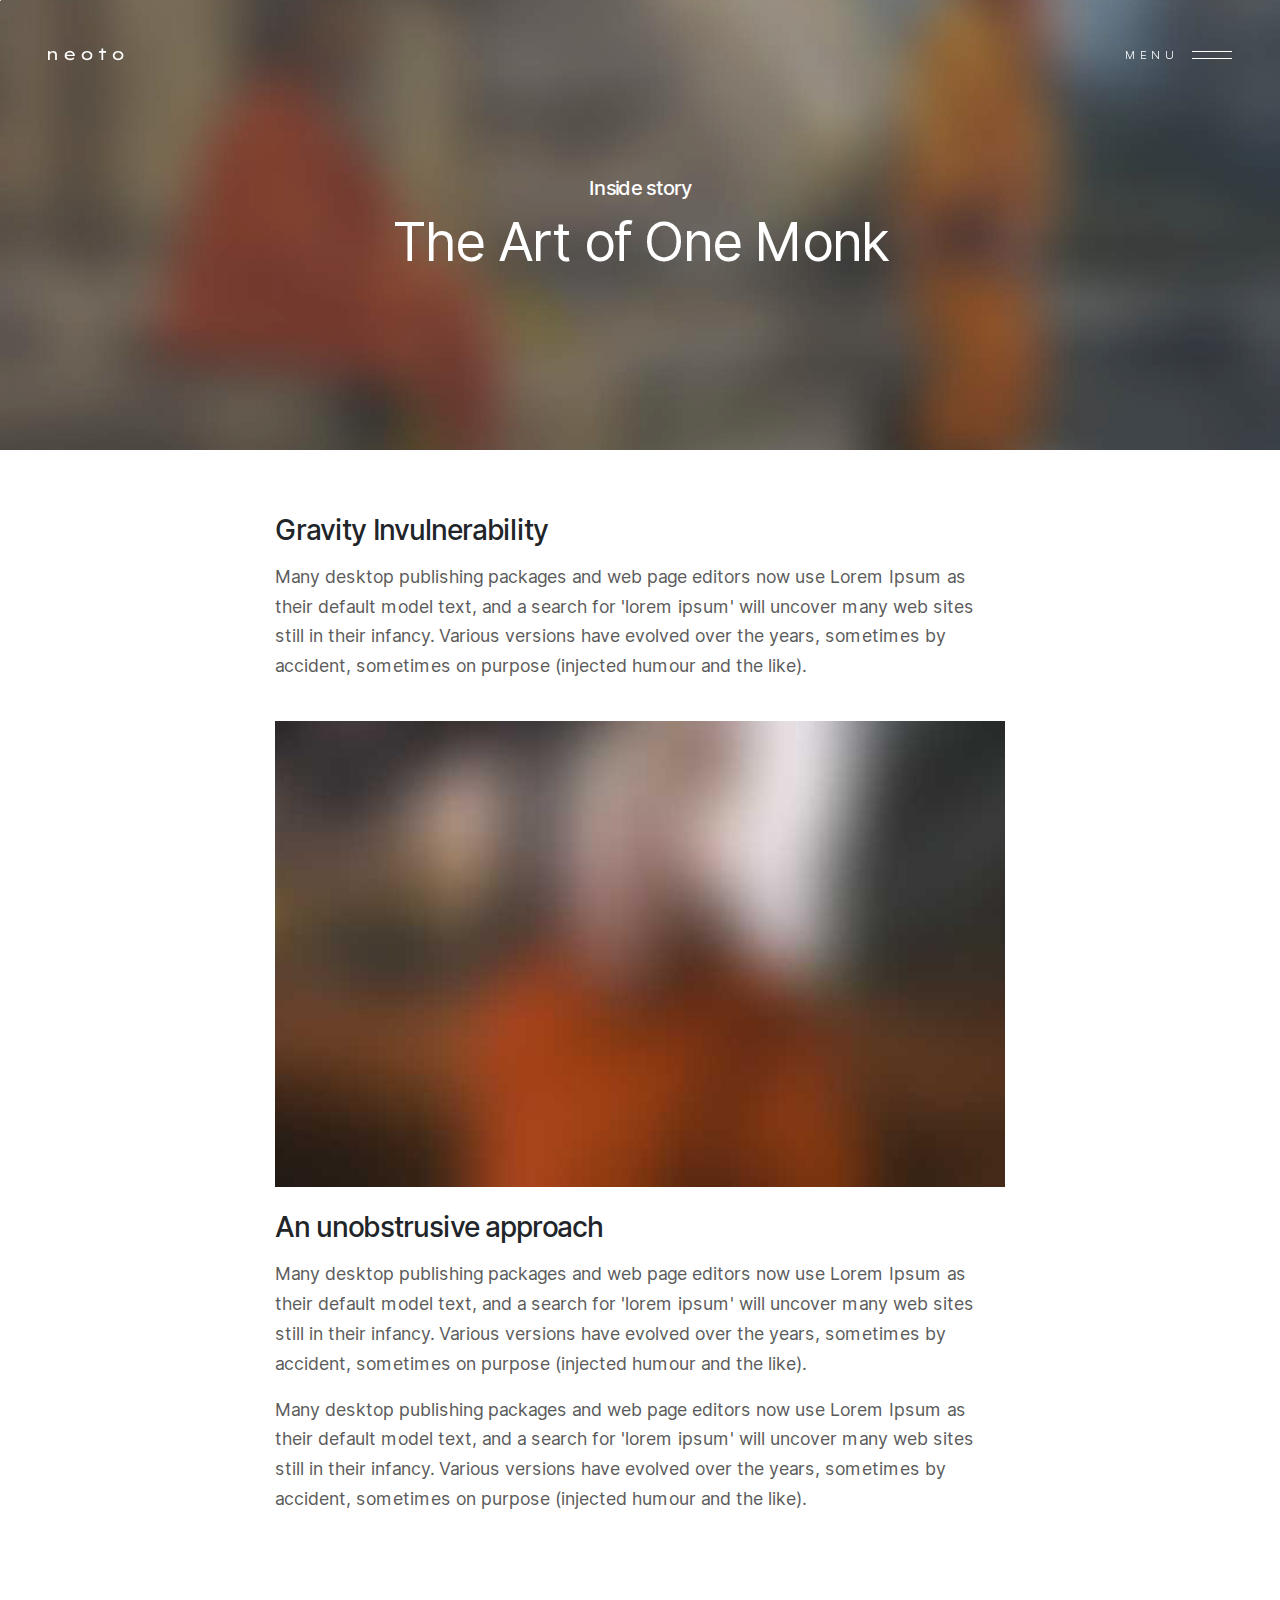
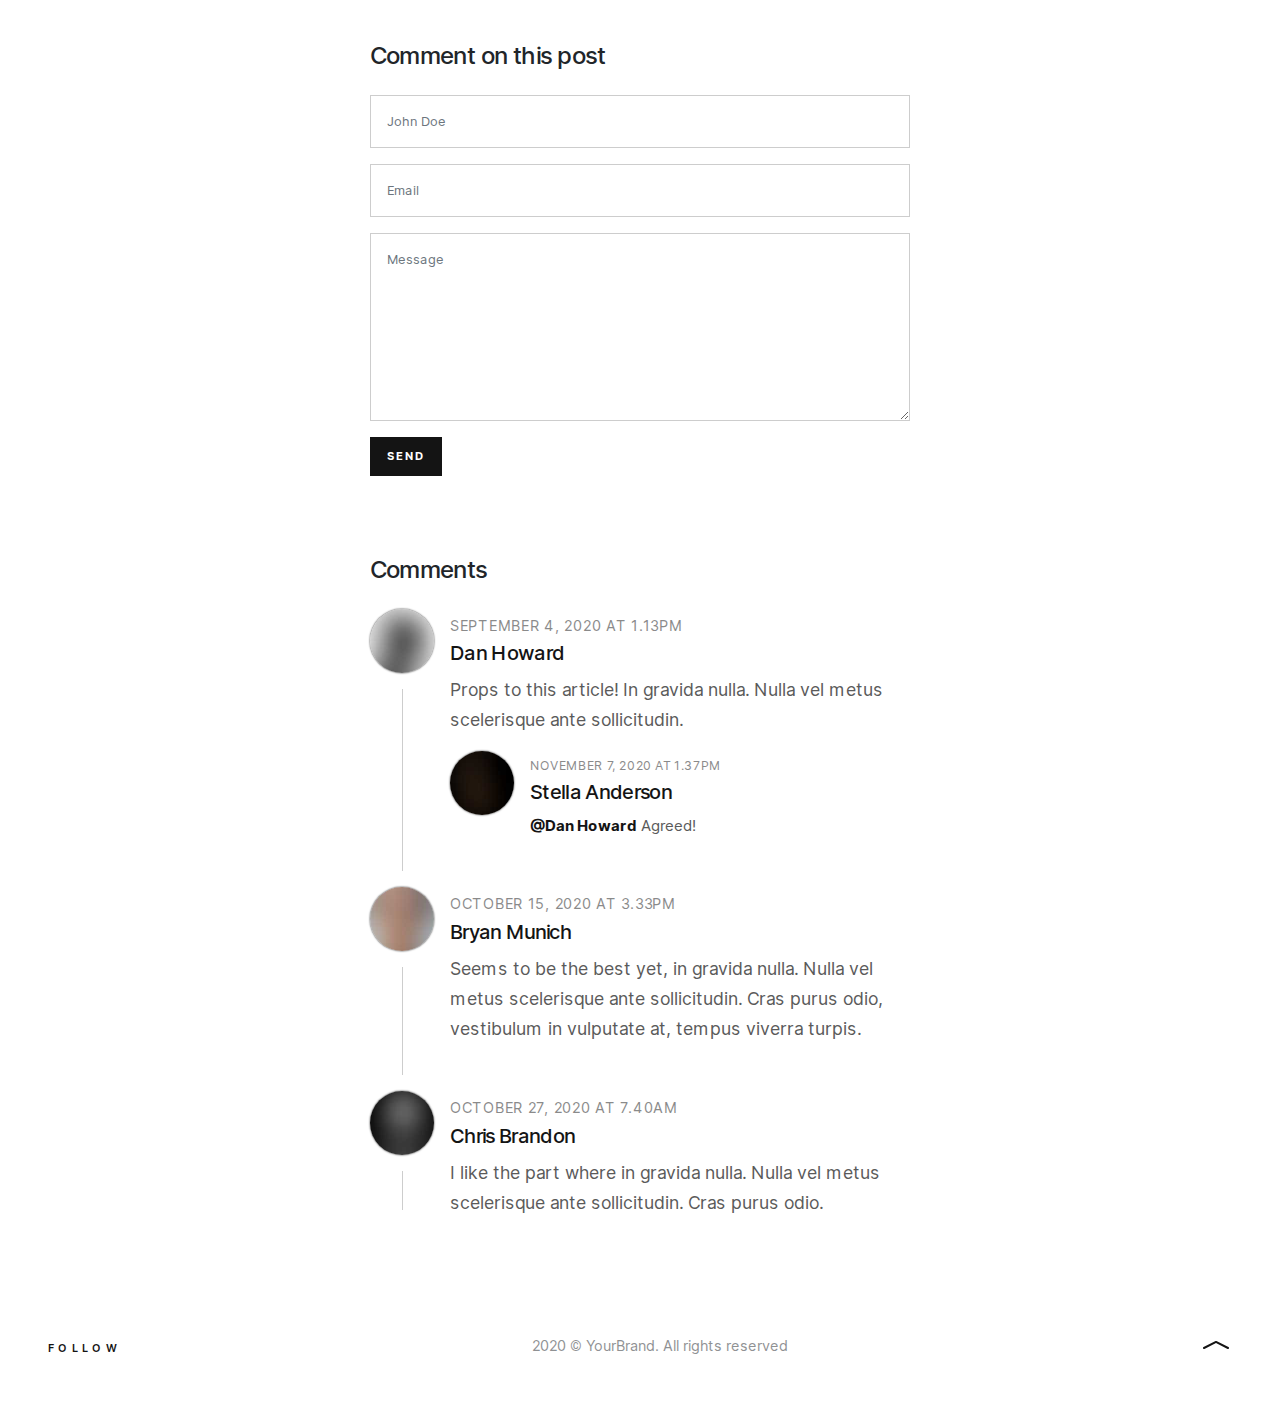
<file: blog-single-hero.html>
<!DOCTYPE html>
<html lang="en">
<head>
  <meta charset="UTF-8">
  <meta name="viewport" content="width=device-width, initial-scale=1, shrink-to-fit=no">
  <meta http-equiv="X-UA-Compatible" content="ie=edge">
  <title>Neoto | Portfolio HTML Template</title>
  <link href="main.bundle.css" rel="stylesheet" type="text/css">
  <link href="css/custom.css" rel="stylesheet" type="text/css">
  <link href="https://fonts.googleapis.com/css2?family=Lexend+Giga&amp;display=swap" rel="stylesheet">
  <link rel="apple-touch-icon" sizes="180x180" href="favicon/apple-touch-icon.png">
  <link rel="icon" type="image/png" sizes="32x32" href="favicon/favicon-32x32.png">
  <link rel="icon" type="image/png" sizes="16x16" href="favicon/favicon-16x16.png">
  <link rel="manifest" href="favicon/site.webmanifest">
  <link rel="mask-icon" href="favicon/safari-pinned-tab.svg" color="#777777">
  <meta name="msapplication-TileColor" content="#999999">
  <meta name="theme-color" content="#999999">
</head>
  <body>
<header class="fixed-top text-white">
  <div class="navbar"><a class="navbar-brand" href="index.html"> <img class="default" alt="Neoto - Creative Studio Portfolio Template" src="images/logo.svg"><img class="inverted" alt="Neoto - Creative Studio Portfolio Template" src="images/logo-white.svg"></a>
    <button class="navbar-toggler" type="button" data-toggle="collapse" data-target="#navbar"><span class="toggle-label">Menu</span><span class="toggle-label-close">Close</span><span class="toggle-icon"><span class="line"></span><span class="line"></span></span></button>
  </div>
  <ul id="nav">
    <li class="nav-item active"><a class="nav-link" href="index.html">home</a></li>
    <li class="nav-item dropdown"><a class="nav-link dropdown-toggle" href="#" role="button" data-toggle="dropdown">pages</a>
      <div class="dropdown-menu"><a class="dropdown-item" href="about.html">About</a><a class="dropdown-item" href="services.html">Services</a><a class="dropdown-item" href="404.html">404</a></div>
    </li>
    <li class="nav-item dropdown"><a class="nav-link dropdown-toggle" href="#" role="button" data-toggle="dropdown">portfolio</a>
      <div class="dropdown-menu"><a class="dropdown-item" href="projects-grid.html">Projects - Grid</a><a class="dropdown-item" href="projects-slider.html">Projects - Slider</a><a class="dropdown-item" href="projects-lightbox.html">Projects - Lightbox</a><a class="dropdown-item" href="project-single.html">Project single</a><a class="dropdown-item" href="project-single-hero.html">Project single - Hero</a><a class="dropdown-item" href="project-single-alt.html">Project single - Alt</a></div>
    </li>
    <li class="nav-item dropdown"><a class="nav-link dropdown-toggle" href="#" role="button" data-toggle="dropdown">blog</a>
      <div class="dropdown-menu"><a class="dropdown-item" href="blog-slider.html">Blog - Slider</a><a class="dropdown-item" href="blog-grid.html">Blog - Grid</a><a class="dropdown-item" href="blog-single.html">Blog single</a><a class="dropdown-item" href="blog-single-alt.html">Blog single - Alt</a><a class="dropdown-item" href="blog-single-hero.html">Blog single - Hero</a></div>
    </li>
    <li class="nav-item"><a class="nav-link" href="contact.html">contact</a></li>
  </ul>
</header>
    <main>
      <section class="pt-0">
        <div class="jumbotron jumbotron-fluid vh-50 d-flex align-items-center bg-dark text-white">
          <div class="bg o-7" style="background-image:url(images/blog-hero.jpg);"></div>
          <div class="container text-center">
            <h5 class="in-left">Inside story</h5>
            <h1 class="in-top">The Art of One Monk</h1>
          </div>
        </div>
        <div class="container py-6">
          <div class="row">
            <div class="offset-sm-2 col-sm-8">
              <h3>Gravity Invulnerability</h3>
              <p>Many desktop publishing packages and web page editors now use Lorem Ipsum as their default model text, and a search for 'lorem ipsum' will uncover many web sites still in their infancy. Various versions have evolved over the years, sometimes by accident, sometimes on purpose (injected humour and the like).</p><img class="img-fluid w-100 my-4" alt="Neoto - Creative Studio Portfolio Template" src="images/blog1.jpg">
              <h3>An unobstrusive approach</h3>
              <p>Many desktop publishing packages and web page editors now use Lorem Ipsum as their default model text, and a search for 'lorem ipsum' will uncover many web sites still in their infancy. Various versions have evolved over the years, sometimes by accident, sometimes on purpose (injected humour and the like).</p>
              <p>Many desktop publishing packages and web page editors now use Lorem Ipsum as their default model text, and a search for 'lorem ipsum' will uncover many web sites still in their infancy. Various versions have evolved over the years, sometimes by accident, sometimes on purpose (injected humour and the like).</p>
            </div>
          </div>
        </div>
<div class="container py-6">
  <div class="row justify-content-md-center">
    <div class="col-sm-6">
      <h4 class="mb-4">Comment on this post</h4>
      <form class="mb-n5">
        <div class="form-group">
          <input class="form-control" id="name" type="text" placeholder="John Doe">
        </div>
        <div class="form-group">
          <input class="form-control" id="email" type="email" placeholder="Email">
        </div>
        <div class="form-group">
          <textarea class="form-control" id="message" rows="8" placeholder="Message"></textarea>
        </div>
        <button class="btn btn-primary" type="submit">Send</button>
      </form>
    </div>
  </div>
</div>
<div class="container py-6">
  <div class="row justify-content-md-center">
    <div class="col-sm-6">
      <h4 class="mb-4">Comments</h4>
      <div class="media"><img class="mr-3" src="images/profile1.png" alt="...">
        <div class="media-body">
          <h6 class="mt-2">September 4, 2020 at 1.13PM</h6>
          <h5 class="mt-0">Dan Howard</h5>
          <p>Props to this article! In gravida nulla. Nulla vel metus scelerisque ante sollicitudin. </p>
          <div class="media mt-3"><img class="mr-3" src="images/profile2.png" alt="...">
            <div class="media-body">
              <h6 class="mt-2">November 7, 2020 at 1.37PM</h6>
              <h5 class="mt-0">Stella Anderson</h5>
              <p><strong>@Dan Howard</strong> Agreed!</p>
            </div>
          </div>
        </div>
      </div>
      <div class="media mt-5"><img class="mr-3" src="images/profile3.png" alt="...">
        <div class="media-body">
          <h6 class="mt-2">October 15, 2020 at 3.33PM</h6>
          <h5 class="mt-0">Bryan Munich</h5>
          <p>Seems to be the best yet, in gravida nulla. Nulla vel metus scelerisque ante sollicitudin. Cras purus odio, vestibulum in vulputate at, tempus viverra turpis.</p>
        </div>
      </div>
      <div class="media mt-5"><img class="mr-3" src="images/profile4.png" alt="...">
        <div class="media-body">
          <h6 class="mt-2">October 27, 2020 at 7.40AM</h6>
          <h5 class="mt-0">Chris Brandon</h5>
          <p>I like the part where in gravida nulla. Nulla vel metus scelerisque ante sollicitudin. Cras purus odio.</p>
        </div>
      </div>
    </div>
  </div>
</div>
      </section>
    </main>
    <footer>
      <div class="container-fluid p-5">
        <div class="d-flex justify-content-between align-items-center">
          <div class="social"><a class="trigger" href="#">Follow</a>
            <ul class="social-nav">
              <li> <a href="#">Instagram</a></li>
              <li> <a href="#">Twitter</a></li>
              <li> <a href="#">Vimeo</a></li>
              <li> <a href="#">YouTube</a></li>
            </ul>
          </div>
          <div class="copy">2020 &copy; YourBrand. All rights reserved</div><a class="to-top" href="#">
            <svg class="bi" width="32" height="32" fill="currentColor">
              <use xlink:href="images/bootstrap-icons.svg#chevron-compact-up"></use>
            </svg></a>
        </div>
      </div>
    </footer>
    <script src="main.bundle.js"></script>
  </body>
</html>
</file>
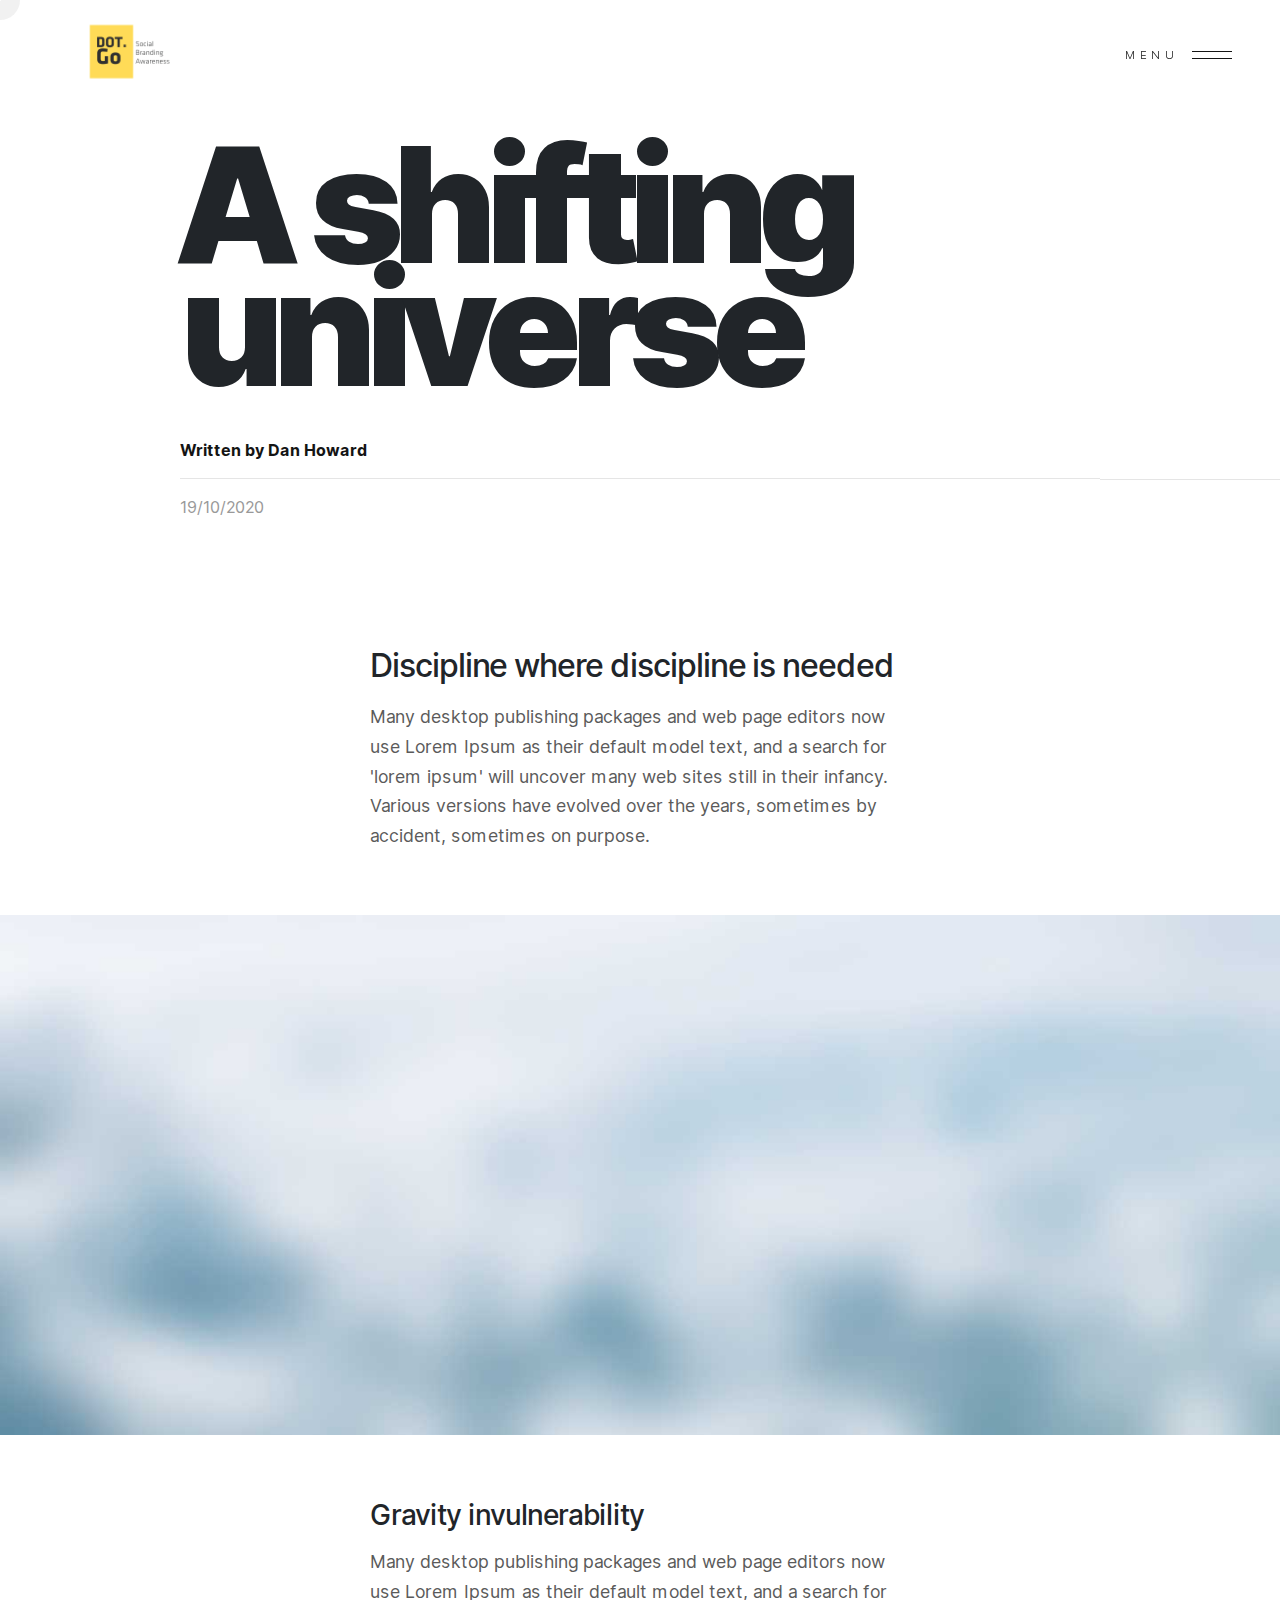
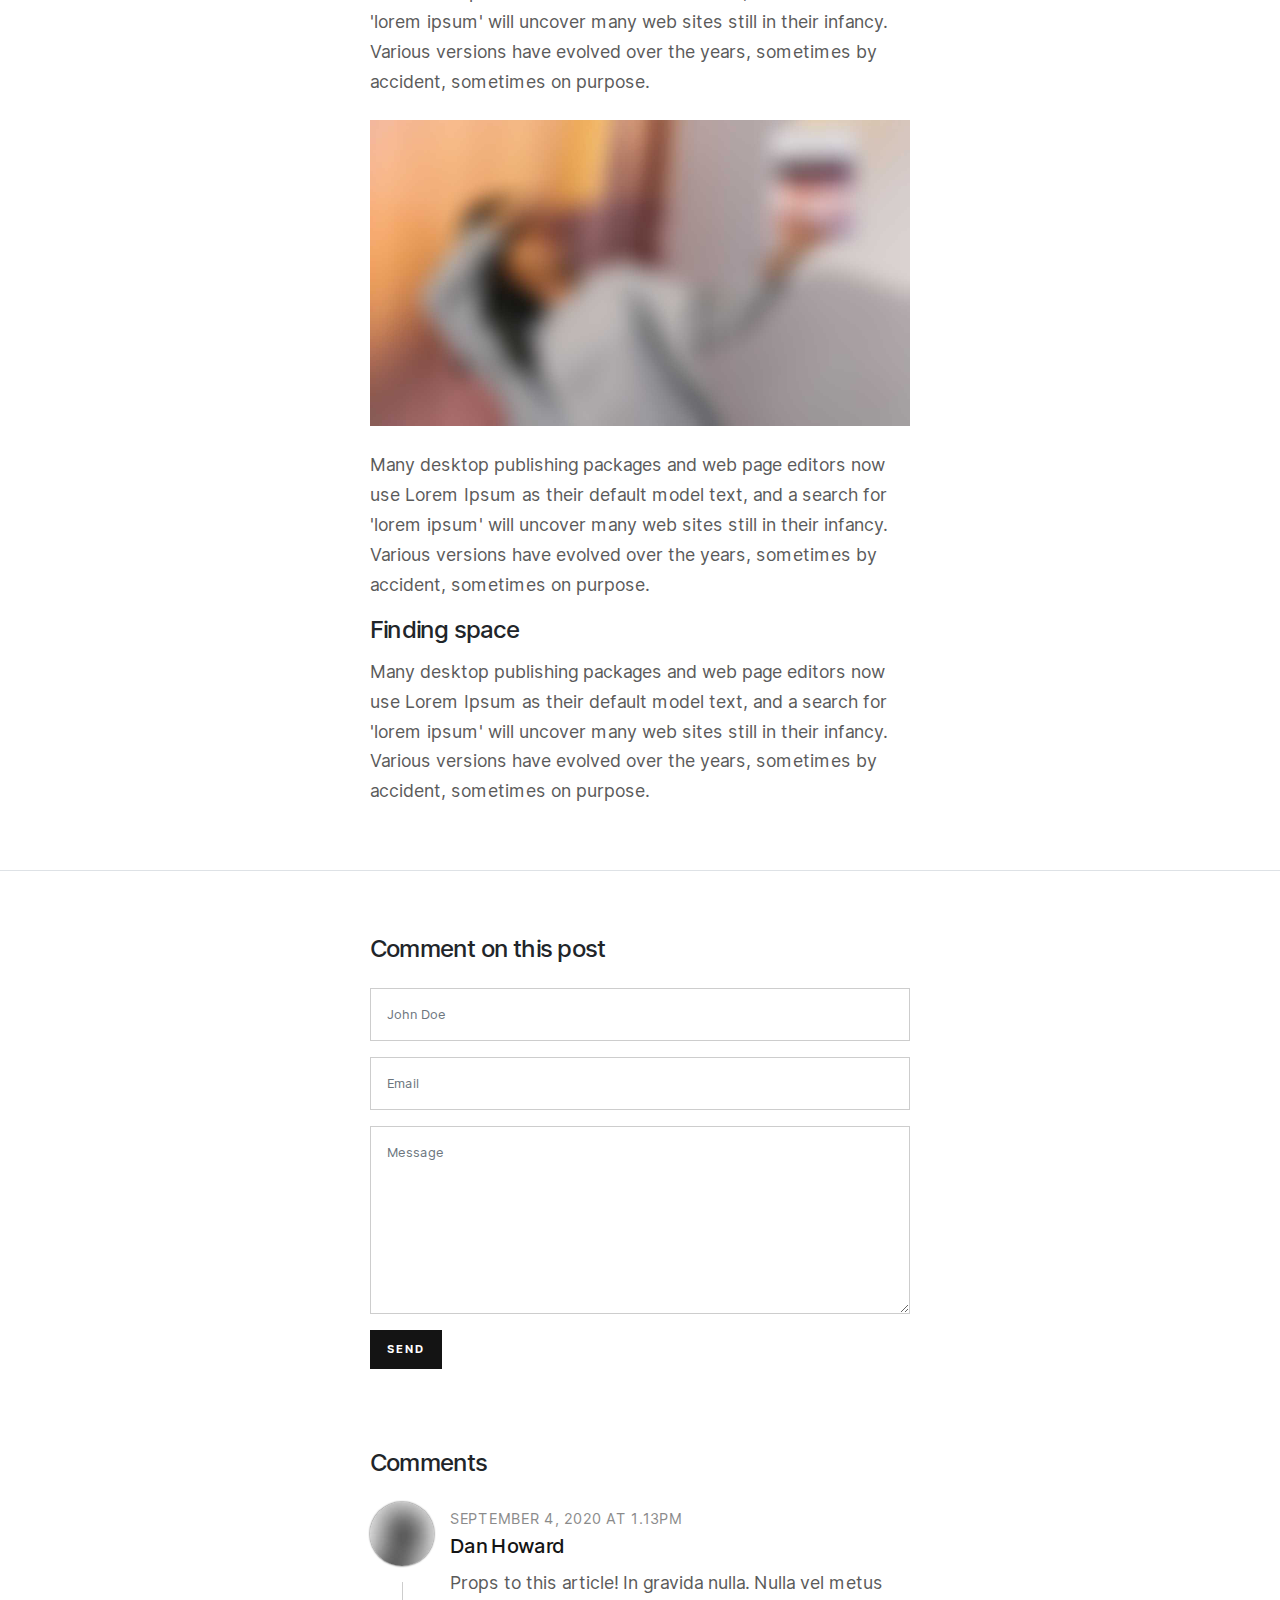
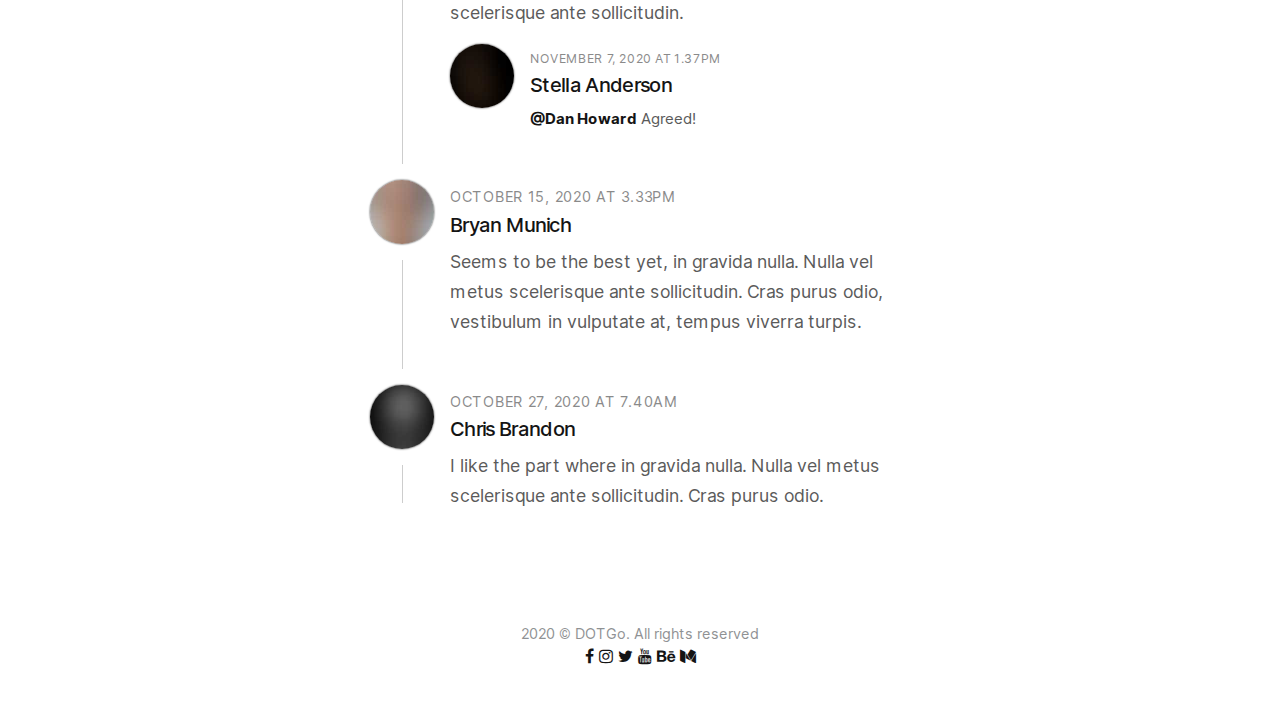
<file: blog-single.html>
<!DOCTYPE html>
<html lang="en">
<head>
  <meta charset="UTF-8">
  <meta name="viewport" content="width=device-width, initial-scale=1, shrink-to-fit=no">
  <meta http-equiv="X-UA-Compatible" content="ie=edge">
  <title>DOTGo - Social | Branding | Awareness </title>
  <meta content="We&#39;re DOTGo, a creative branding and advertising agency. Visit our website to see our work or to contact us." name="description">
  <meta name="keywords" content=" branding,branding companies in trivandrum,branding agency in trivandrum,personal branding,brand identity,
  brand awareness,brand name,rebrand,brand management,brand strategy,brand value,branding design,brand building " />
  <meta content="DOTGo - Branding &amp; Advertising Agency " property="og:title"><meta content="We're DOTGo, a creative branding and advertising agency. Visit our website to see our work or to contact us" property="og:description"><meta content="summary" name="twitter:card">



  <link rel="stylesheet" href="https://cdnjs.cloudflare.com/ajax/libs/font-awesome/4.7.0/css/font-awesome.min.css">
  <link href="main.bundle.css" rel="stylesheet" type="text/css">
  <link href="css/custom.css" rel="stylesheet" type="text/css">
  <link href="https://fonts.googleapis.com/css2?family=Lexend+Giga&amp;display=swap" rel="stylesheet">
  <link rel="apple-touch-icon" sizes="180x180" href="images/faviconw.png">
  <link rel="icon" type="image/png" sizes="32x32" href="images/faviconw.png">
  <link rel="icon" type="image/png" sizes="16x16" href="images/faviconw.png">
  <link rel="manifest" href="favicon/site.webmanifest">
  <link rel="mask-icon" href="favicon/safari-pinned-tab.svg" color="#777777">
  <meta name="msapplication-TileColor" content="#999999">
  <meta name="theme-color" content="#999999">
</head>
  <body>
<header class="fixed-top ">
  <div class="navbar"><a class="navbar-brand" href="index.html"> <img class="default abc" alt="DOTGo - Social | Branding | Awareness" src="images/LOGO-removebg-.png"><img class="inverted abc" alt="DOTGo - Social | Branding | Awareness" src="images/LOGO-removebg-.png"></a>
    <button class="navbar-toggler" type="button" data-toggle="collapse" data-target="#navbar"><span class="toggle-label">Menu</span><span class="toggle-label-close">Close</span><span class="toggle-icon"><span class="line"></span><span class="line"></span></span></button>
  </div>
  <ul id="nav">
    <li class="nav-item active"><a class="nav-link" href="index.html">Home</a></li>

    <li class="nav-item"><a class="nav-link " href="about.html" >About Us</a>
      <li class="nav-item "><a class="nav-link " href="services.html" >Services</a>
      
    </li>
    <li class="nav-item "><a class="nav-link " href="projects-grid.html" >Portfolio</a>
    </li>
    <li class="nav-item "><a class="nav-link " href="blog-slider.html" >Blog</a>
    </li>
    <li class="nav-item"><a class="nav-link" href="contact.html">Contact Us</a></li>
  </ul>
</header>
    <main>
      <section>
        <div class="container py-6">
          <div class="row justify-content-md-center">
            <div class="col-sm-10">
              <h1 class="massive in-top">A shifting universe</h1>
            </div>
          </div>
          <div class="row mt-5 justify-content-md-center">
            <div class="col-sm-10 in-left"><strong>Written by Dan Howard</strong>
              <hr class="to-right">
              <div class="grey">19/10/2020</div>
            </div>
          </div>
        </div>
        <div class="container py-6">
          <div class="row justify-content-md-center in-top">
            <div class="col-sm-6">
              <h2>Discipline where discipline is needed</h2>
              <p>Many desktop publishing packages and web page editors now use Lorem Ipsum as their default model text, and a search for 'lorem ipsum' will uncover many web sites still in their infancy. Various versions have evolved over the years, sometimes by accident, sometimes on purpose.</p>
            </div>
          </div>
        </div><img class="img-fluid vw-100" alt="Neoto - Creative Studio Portfolio Template" src="images/blog2.jpg">
      </section>
      <section class="border-bottom">   
        <div class="container py-6">
          <div class="row justify-content-md-center">
            <div class="col-sm-6">
              <h3>Gravity invulnerability</h3>
              <p>Many desktop publishing packages and web page editors now use Lorem Ipsum as their default model text, and a search for 'lorem ipsum' will uncover many web sites still in their infancy. Various versions have evolved over the years, sometimes by accident, sometimes on purpose.</p><img class="mt-2 mb-4 img-fluid vw-100" alt="Neoto - Creative Studio Portfolio Template" src="images/blog-hero2.jpg">
              <p>Many desktop publishing packages and web page editors now use Lorem Ipsum as their default model text, and a search for 'lorem ipsum' will uncover many web sites still in their infancy. Various versions have evolved over the years, sometimes by accident, sometimes on purpose.</p>
              <h4>Finding space</h4>
              <p>Many desktop publishing packages and web page editors now use Lorem Ipsum as their default model text, and a search for 'lorem ipsum' will uncover many web sites still in their infancy. Various versions have evolved over the years, sometimes by accident, sometimes on purpose.</p>
            </div>
          </div>
        </div>
      </section>
<div class="container py-6">
  <div class="row justify-content-md-center">
    <div class="col-sm-6">
      <h4 class="mb-4">Comment on this post</h4>
      <form class="mb-n5">
        <div class="form-group">
          <input class="form-control" id="name" type="text" placeholder="John Doe">
        </div>
        <div class="form-group">
          <input class="form-control" id="email" type="email" placeholder="Email">
        </div>
        <div class="form-group">
          <textarea class="form-control" id="message" rows="8" placeholder="Message"></textarea>
        </div>
        <button class="btn btn-primary" type="submit">Send</button>
      </form>
    </div>
  </div>
</div>
<div class="container py-6">
  <div class="row justify-content-md-center">
    <div class="col-sm-6">
      <h4 class="mb-4">Comments</h4>
      <div class="media"><img class="mr-3" src="images/profile1.png" alt="...">
        <div class="media-body">
          <h6 class="mt-2">September 4, 2020 at 1.13PM</h6>
          <h5 class="mt-0">Dan Howard</h5>
          <p>Props to this article! In gravida nulla. Nulla vel metus scelerisque ante sollicitudin. </p>
          <div class="media mt-3"><img class="mr-3" src="images/profile2.png" alt="...">
            <div class="media-body">
              <h6 class="mt-2">November 7, 2020 at 1.37PM</h6>
              <h5 class="mt-0">Stella Anderson</h5>
              <p><strong>@Dan Howard</strong> Agreed!</p>
            </div>
          </div>
        </div>
      </div>
      <div class="media mt-5"><img class="mr-3" src="images/profile3.png" alt="...">
        <div class="media-body">
          <h6 class="mt-2">October 15, 2020 at 3.33PM</h6>
          <h5 class="mt-0">Bryan Munich</h5>
          <p>Seems to be the best yet, in gravida nulla. Nulla vel metus scelerisque ante sollicitudin. Cras purus odio, vestibulum in vulputate at, tempus viverra turpis.</p>
        </div>
      </div>
      <div class="media mt-5"><img class="mr-3" src="images/profile4.png" alt="...">
        <div class="media-body">
          <h6 class="mt-2">October 27, 2020 at 7.40AM</h6>
          <h5 class="mt-0">Chris Brandon</h5>
          <p>I like the part where in gravida nulla. Nulla vel metus scelerisque ante sollicitudin. Cras purus odio.</p>
        </div>
      </div>
    </div>
  </div>
</div>
    </main>
    <footer>
      <div class="container-fluid p-5">
        <div class="col-sm-6 offset-sm-3 copy text-center">2020 &copy; DOTGo. All rights reserved</div>
        <div class="col-sm-12 text-center">
          <div class="social"><a class="trigger" href="#"><a href="#" class="fa fa-facebook"></a></a>
            <div class="social"><a class="trigger" href="#"><a href="#" class="fa fa-instagram"></a></a>
              <div class="social"><a class="trigger" href="#"><a href="#" class="fa fa-twitter"></a></a>
                <div class="social"><a class="trigger" href="#"><a href="#" class="fa fa-youtube"></a></a>
                  <div class="social"><a class="trigger" href="#"><a href="#" class="fa fa-behance"></a></a>
                    <div class="social"><a class="trigger" href="#"><a href="#" class="fa fa-medium"></a></a>
                    </div>
                  </div>
                </div>
              </div>
            </div>
          </div>
        </div>
    </footer>
    <script src="main.bundle.js"></script>
  </body>
</html>
</file>
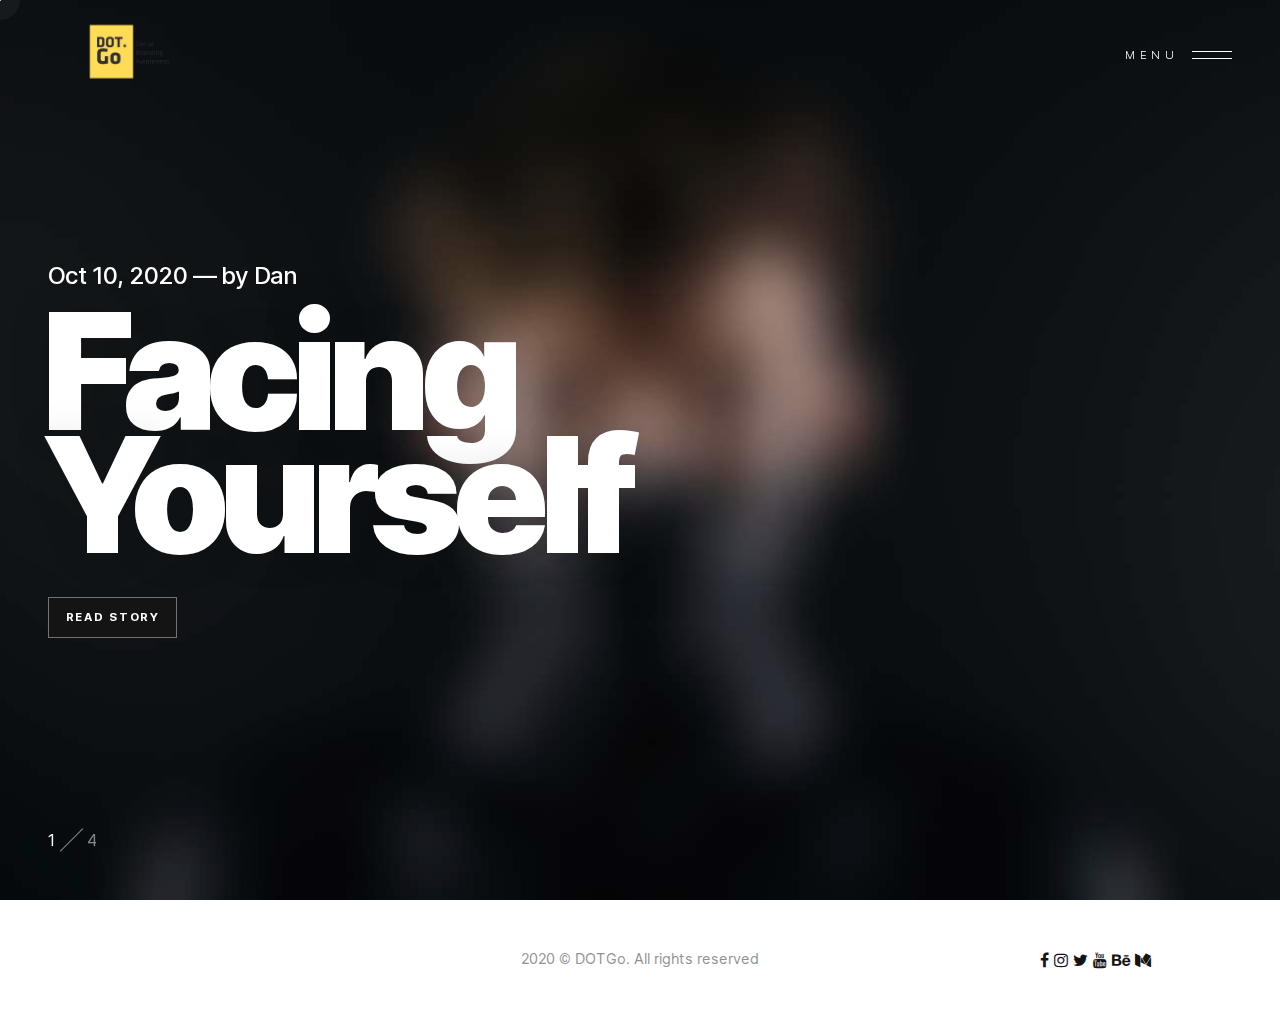
<file: blog-slider.html>
<!DOCTYPE html>
<html lang="en">
<head>
  <meta charset="UTF-8">
  <meta name="viewport" content="width=device-width, initial-scale=1, shrink-to-fit=no">
  <meta http-equiv="X-UA-Compatible" content="ie=edge">
  <title>DOTGo - Social | Branding | Awareness </title>
  <meta content="We&#39;re DOTGo, a creative branding and advertising agency. Visit our website to see our work or to contact us." name="description">
  <meta name="keywords" content=" branding,branding companies in trivandrum,branding agency in trivandrum,personal branding,brand identity,
  brand awareness,brand name,rebrand,brand management,brand strategy,brand value,branding design,brand building " />
  <meta content="DOTGo - Branding &amp; Advertising Agency " property="og:title"><meta content="We're DOTGo, a creative branding and advertising agency. Visit our website to see our work or to contact us" property="og:description"><meta content="summary" name="twitter:card">



  <link rel="stylesheet" href="https://cdnjs.cloudflare.com/ajax/libs/font-awesome/4.7.0/css/font-awesome.min.css">
  <link href="main.bundle.css" rel="stylesheet" type="text/css">
  <link href="css/custom.css" rel="stylesheet" type="text/css">
  <link href="https://fonts.googleapis.com/css2?family=Lexend+Giga&amp;display=swap" rel="stylesheet">
  <link rel="apple-touch-icon" sizes="180x180" href="images/faviconw.png">
  <link rel="icon" type="image/png" sizes="32x32" href="images/faviconw.png">
  <link rel="icon" type="image/png" sizes="16x16" href="images/faviconw.png">
  <link rel="manifest" href="favicon/site.webmanifest">
  <link rel="mask-icon" href="favicon/safari-pinned-tab.svg" color="#777777">
  <meta name="msapplication-TileColor" content="#999999">
  <meta name="theme-color" content="#999999">
</head>
  <body>
<header class="fixed-top ">
  <div class="navbar"><a class="navbar-brand" href="index.html"> <img class="default abc" alt="DOTGo - Social | Branding | Awareness" src="images/LOGO-removebg-.png"><img class="inverted abc" alt="DOTGo - Social | Branding | Awareness" src="images/LOGO-removebg-.png"></a>
    <button class="navbar-toggler" type="button" data-toggle="collapse" data-target="#navbar"><span class="toggle-label">Menu</span><span class="toggle-label-close">Close</span><span class="toggle-icon"><span class="line"></span><span class="line"></span></span></button>
  </div>
  <ul id="nav">
    <li class="nav-item active"><a class="nav-link" href="index.html">Home</a></li>

    <li class="nav-item"><a class="nav-link " href="about.html" >About Us</a>
      <li class="nav-item "><a class="nav-link " href="services.html" >Services</a>
      
    </li>
    <li class="nav-item "><a class="nav-link " href="projects-grid.html" >Portfolio</a>
    </li>
    <li class="nav-item "><a class="nav-link " href="blog-slider.html" >Blog</a>
    </li>
    <li class="nav-item"><a class="nav-link" href="contact.html">Contact Us</a></li>
  </ul>
</header>
    <main>
      <div class="glide slider">
        <div class="glide__track" data-glide-el="track">
          <ul class="glide__slides">
            <li class="glide__slide invert">
              <div class="jumbotron jumbotron-fluid vh-100 d-flex align-items-center">
                <div class="bg o-8" style="background-image:url(images/blog-hero6.jpg)"></div>
                <div class="container-fluid py-6">
                  <h4>Oct 10, 2020 &mdash; by Dan</h4>
                  <h1 class="massive pt-2"><span class="d-block">Facing</span><span class="d-block">Yourself</span></h1><a class="btn" href="blog-single.html">Read story</a>
                </div>
              </div>
            </li>
            <li class="glide__slide invert">
              <div class="jumbotron jumbotron-fluid vh-100 d-flex align-items-center">
                <div class="bg o-8" style="background-image:url(images/blog-hero3.jpg)"></div>
                <div class="container-fluid py-6">
                  <h4>Oct 6, 2020 &mdash; by Ellis</h4>
                  <h1 class="massive pt-2"><span class="d-block">Top 10 </span><span class="d-block">Books</span></h1><a class="btn" href="blog-single.html">Read story</a>
                </div>
              </div>
            </li>
            <li class="glide__slide invert">
              <div class="jumbotron jumbotron-fluid vh-100 d-flex align-items-center">
                <div class="bg o-8" style="background-image:url(images/blog-hero5.jpg)"></div>
                <div class="container-fluid py-6">
                  <h4>Oct 3, 2020 &mdash; by Dan</h4>
                  <h1 class="massive pt-2"><span class="d-block">Recycled</span><span class="d-block">Suits</span></h1><a class="btn" href="blog-single.html">Read story</a>
                </div>
              </div>
            </li>
            <li class="glide__slide invert">
              <div class="jumbotron jumbotron-fluid vh-100 d-flex align-items-center">
                <div class="bg o-8" style="background-image:url(images/blog-hero4.jpg)"></div>
                <div class="container-fluid py-6">
                  <h4>Oct 1, 2020 &mdash; by Doria</h4>
                  <h1 class="massive pt-2"><span class="d-block">Ctrl + Air</span></h1><a class="btn" href="blog-single.html">Read story</a>
                </div>
              </div>
            </li>
          </ul>
        </div>
        <div class="glide__bullets" data-glide-el="controls[nav]">
          <div class="glide__bullet" data-glide-dir="=0">1</div>
          <div class="glide__bullet" data-glide-dir="=1">2</div>
          <div class="glide__bullet" data-glide-dir="=2">3</div>
          <div class="glide__bullet" data-glide-dir="=3">4</div>
          <div class="glide__bullet total">4</div>
        </div>
      </div>
    </main>
    <footer>
      <div class="container-fluid p-5">
        <div class="row">
          <div class="col-sm-6 offset-sm-3 copy text-center">2020 &copy; DOTGo. All rights reserved</div>
          <div class="col-sm-3 text-center">
            <div class="social"><a class="trigger"   href="#"><a href="#" class="fa fa-facebook"></a></a>
              <div class="social"><a class="trigger"   href="#"><a href="#" class="fa fa-instagram"></a></a>
                <div class="social"><a class="trigger"   href="#"><a href="#" class="fa fa-twitter"></a></a>
                  <div class="social"><a class="trigger"   href="#"><a href="#" class="fa fa-youtube"></a></a>
                    <div class="social"><a class="trigger"   href="#"><a href="#" class="fa fa-behance"></a></a>
                      <div class="social"><a class="trigger"   href="#"><a href="#" class="fa fa-medium"></a></a>
             
            </div>
          </div>
        </div>
      </div>
    </footer>
    <script src="main.bundle.js"></script>
  </body>
</html>
</file>
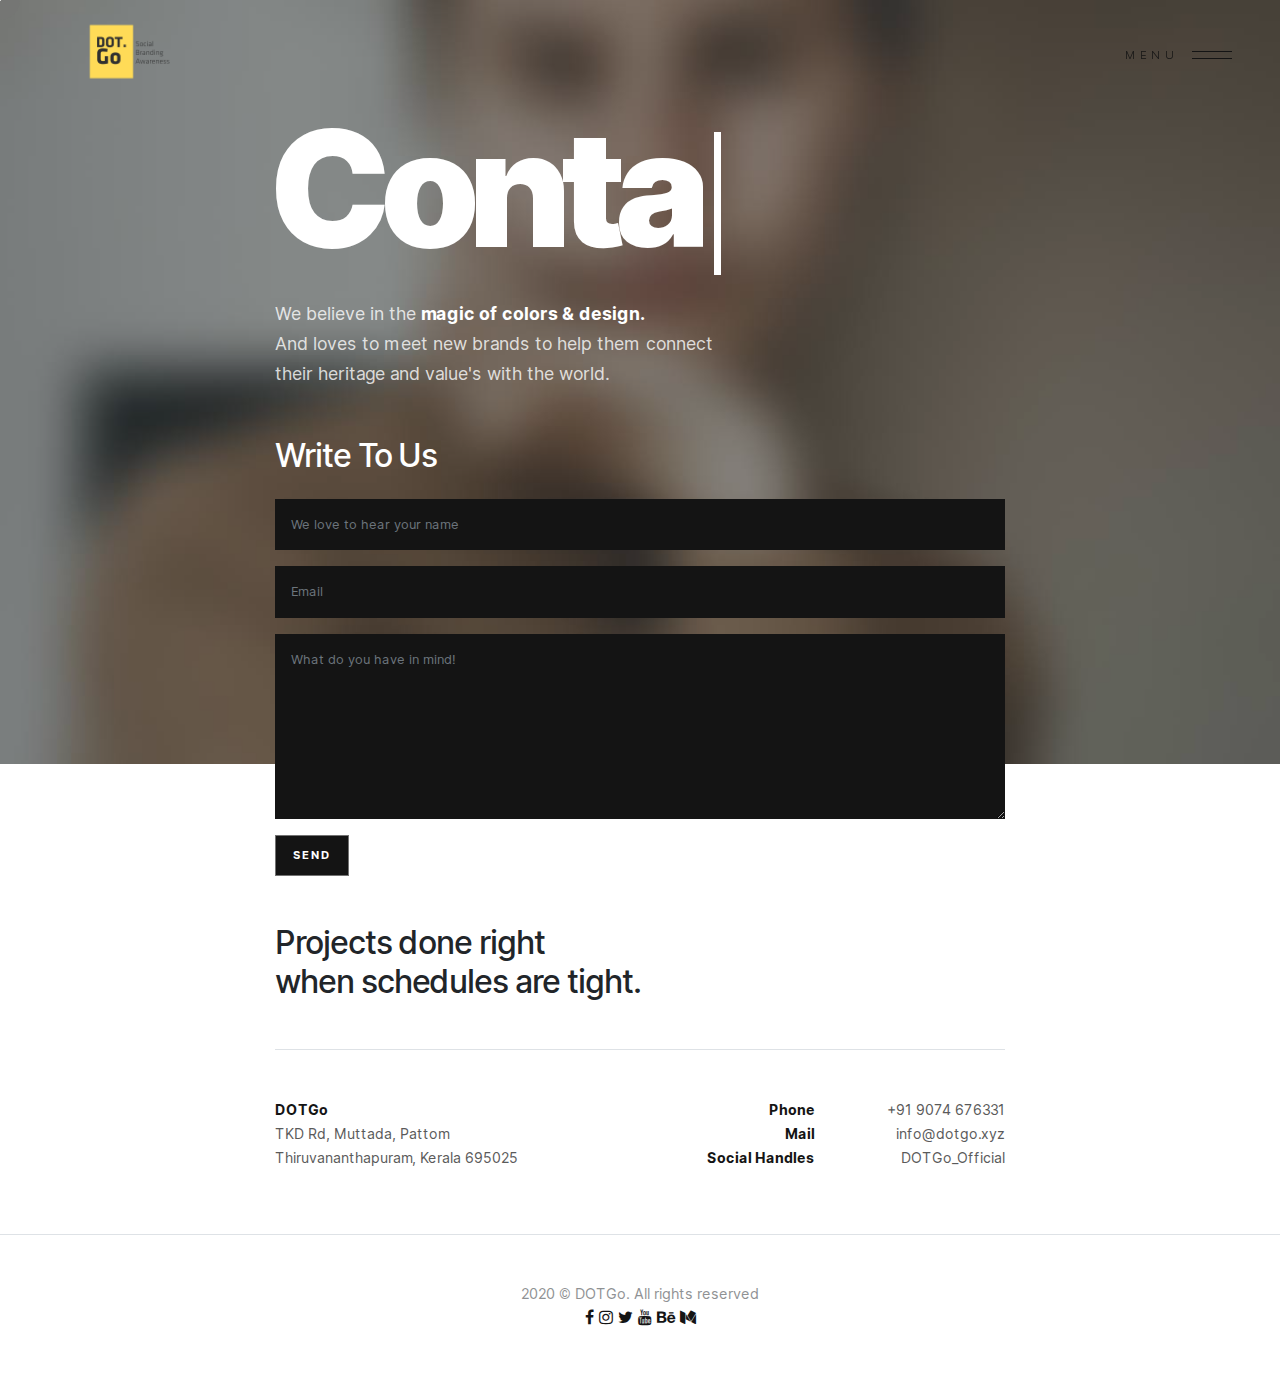
<file: contact.html>
<!DOCTYPE html>
<html lang="en">
<head>
  <meta charset="UTF-8">
  <meta name="viewport" content="width=device-width, initial-scale=1, shrink-to-fit=no">
  <meta http-equiv="X-UA-Compatible" content="ie=edge">
  <title>DOTGo - Social | Branding | Awareness </title>
  <meta content="We&#39;re DOTGo, a creative branding and advertising agency. Visit our website to see our work or to contact us." name="description">
  <meta name="keywords" content=" branding,branding companies in trivandrum,branding agency in trivandrum,personal branding,brand identity,
  brand awareness,brand name,rebrand,brand management,brand strategy,brand value,branding design,brand building " />
  <meta content="DOTGo - Branding &amp; Advertising Agency " property="og:title"><meta content="We're DOTGo, a creative branding and advertising agency. Visit our website to see our work or to contact us" property="og:description"><meta content="summary" name="twitter:card">



  <link rel="stylesheet" href="https://cdnjs.cloudflare.com/ajax/libs/font-awesome/4.7.0/css/font-awesome.min.css">
  <link href="main.bundle.css" rel="stylesheet" type="text/css">
  <link href="css/custom.css" rel="stylesheet" type="text/css">
  <link href="https://fonts.googleapis.com/css2?family=Lexend+Giga&amp;display=swap" rel="stylesheet">
  <link rel="apple-touch-icon" sizes="180x180" href="images/faviconw.png">
  <link rel="icon" type="image/png" sizes="32x32" href="images/faviconw.png">
  <link rel="icon" type="image/png" sizes="16x16" href="images/faviconw.png">
  <link rel="manifest" href="favicon/site.webmanifest">
  <link rel="mask-icon" href="favicon/safari-pinned-tab.svg" color="#777777">
  <meta name="msapplication-TileColor" content="#999999">
  <meta name="theme-color" content="#999999">
</head>
  <body>
<header class="fixed-top ">
  <div class="navbar"><a class="navbar-brand" href="index.html"> <img class="default abc" alt="DOTGo - Social | Branding | Awareness" src="images/LOGO-removebg-.png"><img class="inverted abc" alt="DOTGo - Social | Branding | Awareness" src="images/LOGO-removebg-.png"></a>
    <button class="navbar-toggler" type="button" data-toggle="collapse" data-target="#navbar"><span class="toggle-label">Menu</span><span class="toggle-label-close">Close</span><span class="toggle-icon"><span class="line"></span><span class="line"></span></span></button>
  </div>
  <ul id="nav">
    <li class="nav-item active"><a class="nav-link" href="index.html">Home</a></li>

    <li class="nav-item"><a class="nav-link " href="about.html" >About Us</a>
      <li class="nav-item "><a class="nav-link " href="services.html" >Services</a>
      
    </li>
    <li class="nav-item "><a class="nav-link " href="projects-grid.html" >Portfolio</a>
    </li>
    <li class="nav-item "><a class="nav-link " href="blog-slider.html" >Blog</a>
    </li>
    <li class="nav-item"><a class="nav-link" href="contact.html">Contact Us</a></li>
  </ul>
</header>
    <main>
      <section class="jumbotron jumbotron-fluid pb-0 bg-dark">
        <div class="bg o-5" style="background-image:url(images/contact.jpg);"></div>
        <div class="container text-white py-5">
          <div class="row">
            <div class="col-lg-8 offset-lg-2"> 
              <h1 class="massive in-left"><span id="typed"></span><span id="typed-strings"><span>Contact</span><span>കോൺ‌ടാക്റ്റ്</span><span> தொடர்பு</span><span>పరిచయం</span><span>ಸಂಪರ್ಕ</span><span>संपर्क करें</span></span></h1>
            </div>
          </div>
          <div class="row mt-5">
            <div class="col-lg-5 offset-lg-2">
              <p class="in-top">We believe in the <strong>magic of colors & design.</strong>  <br>  And loves to meet new brands to help them connect their heritage and value's with the world.                  </p>
            </div>
          </div>
          <div class="row">
            <div class="col-lg-8 offset-lg-2">
              <h2 class="mt-5">Write To Us</h2>
              <form class="mt-4 mb-n10">
                <div class="form-group">
                  <input class="form-control" id="name" type="text" placeholder="We love to hear your name">
                </div>
                <div class="form-group">
                  <input class="form-control" id="email" type="email" placeholder="Email">
                </div>
                <div class="form-group">
                  <textarea class="form-control" id="message" rows="8" placeholder="What do you have in mind!"></textarea>
                </div>
                <button class="btn " type="submit">Send</button>
              </form>
            </div>
          </div>
        </div>
      </section>
      <section class="pb-10 border-bottom pb-6">
        <div class="container">
          <div class="row">
            <div class="col-lg-8 offset-lg-2">
              <h2>Projects done right <br> when schedules are tight.</h2>
              <div class="border-bottom my-5"></div>
            </div>
          </div>
          <div class="row size-sm">
            <div class="col-lg-4 offset-lg-2">
              <p><strong>DOTGo</strong><br>TKD Rd, Muttada, Pattom <br>Thiruvananthapuram, Kerala 695025</p>
            </div>
            <div class="col-lg-2 text-right">
              <p> <strong>Phone<br>Mail<br>Social Handles<br></strong></p>
            </div>
            <div class="col-lg-2 text-right">
              <p>+91 9074 676331<br>info@dotgo.xyz<br>DOTGo_Official</p>
            </div>
          </div>
        </div>
      </section>
    </main>
    <footer>
      <div class="container-fluid p-5">
        <div class="col-sm-6 offset-sm-3 copy text-center">2020 &copy; DOTGo. All rights reserved</div>
        <div class="col-sm-12 text-center">
          <div class="social"><a class="trigger" href="#"><a href="#" class="fa fa-facebook"></a></a>
            <div class="social"><a class="trigger" href="#"><a href="#" class="fa fa-instagram"></a></a>
              <div class="social"><a class="trigger" href="#"><a href="#" class="fa fa-twitter"></a></a>
                <div class="social"><a class="trigger" href="#"><a href="#" class="fa fa-youtube"></a></a>
                  <div class="social"><a class="trigger" href="#"><a href="#" class="fa fa-behance"></a></a>
                    <div class="social"><a class="trigger" href="#"><a href="#" class="fa fa-medium"></a></a>
                    </div>
                  </div>
                </div>
              </div>
            </div>
          </div>
        </div>
    </footer>
    <script src="main.bundle.js"></script>
  </body>
</html>
</file>
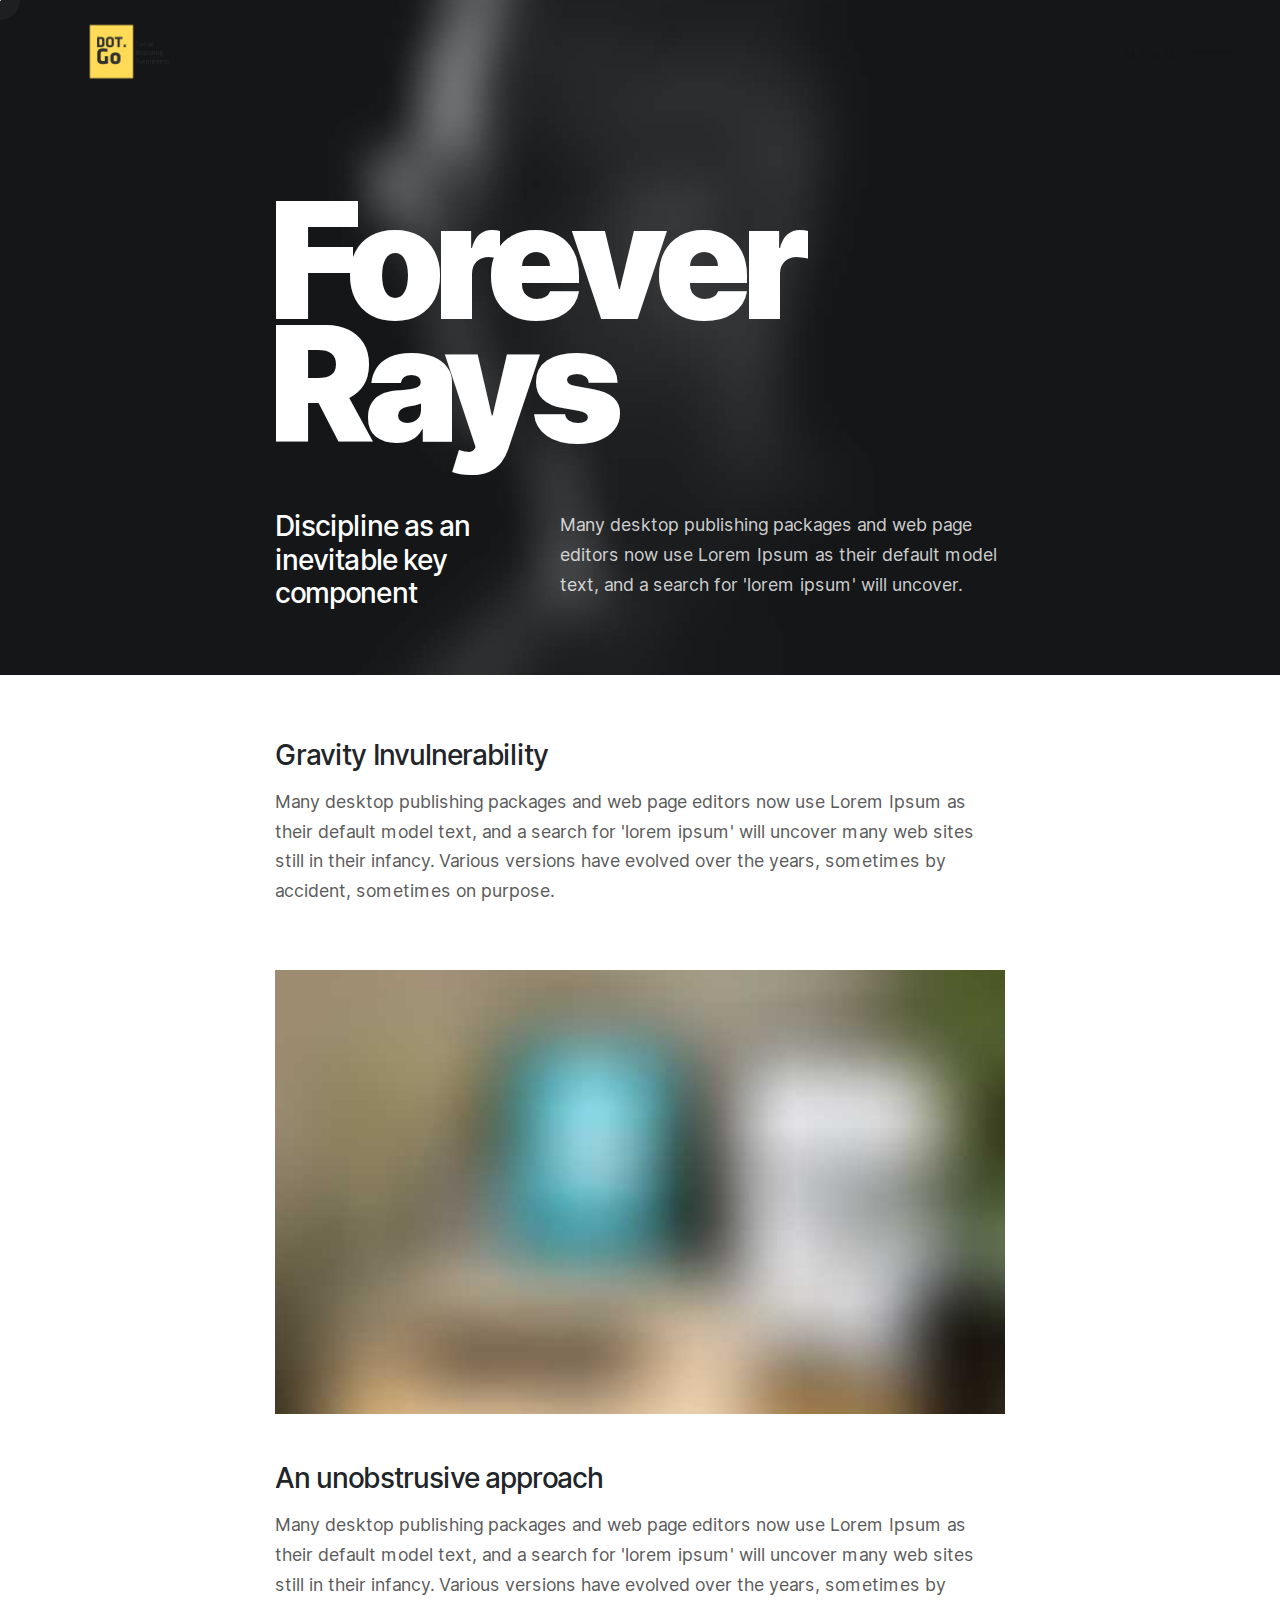
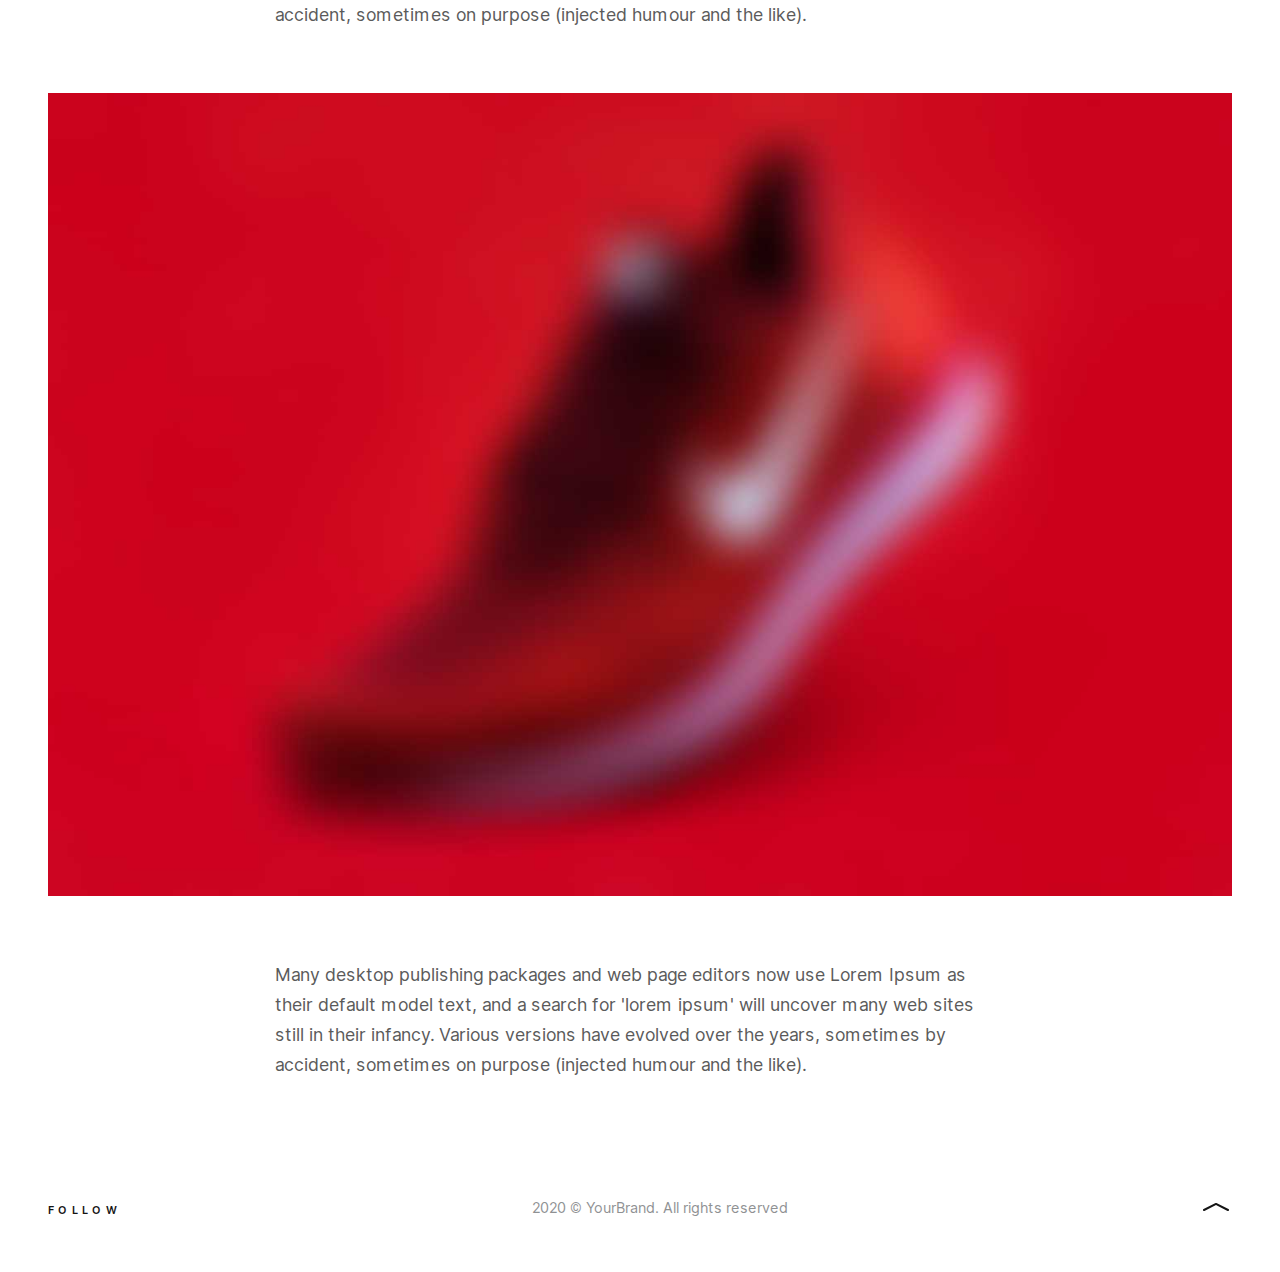
<file: project-single-hero.html>
<!DOCTYPE html>
<html lang="en">
<head>
  <meta charset="UTF-8">
  <meta name="viewport" content="width=device-width, initial-scale=1, shrink-to-fit=no">
  <meta http-equiv="X-UA-Compatible" content="ie=edge">
  <title>DOTGo - Social | Branding | Awareness </title>
  <meta content="We&#39;re DOTGo, a creative branding and advertising agency. Visit our website to see our work or to contact us." name="description">
  <meta name="keywords" content=" branding,branding companies in trivandrum,branding agency in trivandrum,personal branding,brand identity,
  brand awareness,brand name,rebrand,brand management,brand strategy,brand value,branding design,brand building " />
  <meta content="DOTGo - Branding &amp; Advertising Agency " property="og:title"><meta content="We're DOTGo, a creative branding and advertising agency. Visit our website to see our work or to contact us" property="og:description"><meta content="summary" name="twitter:card">



  <link rel="stylesheet" href="https://cdnjs.cloudflare.com/ajax/libs/font-awesome/4.7.0/css/font-awesome.min.css">
  <link href="main.bundle.css" rel="stylesheet" type="text/css">
  <link href="css/custom.css" rel="stylesheet" type="text/css">
  <link href="https://fonts.googleapis.com/css2?family=Lexend+Giga&amp;display=swap" rel="stylesheet">
  <link rel="apple-touch-icon" sizes="180x180" href="images/faviconw.png">
  <link rel="icon" type="image/png" sizes="32x32" href="images/faviconw.png">
  <link rel="icon" type="image/png" sizes="16x16" href="images/faviconw.png">
  <link rel="manifest" href="favicon/site.webmanifest">
  <link rel="mask-icon" href="favicon/safari-pinned-tab.svg" color="#777777">
  <meta name="msapplication-TileColor" content="#999999">
  <meta name="theme-color" content="#999999">
</head>
  <body>
<header class="fixed-top ">
  <div class="navbar"><a class="navbar-brand" href="index.html"> <img class="default abc" alt="DOTGo - Social | Branding | Awareness" src="images/LOGO-removebg-.png"><img class="inverted abc" alt="DOTGo - Social | Branding | Awareness" src="images/LOGO-removebg-.png"></a>
    <button class="navbar-toggler" type="button" data-toggle="collapse" data-target="#navbar"><span class="toggle-label">Menu</span><span class="toggle-label-close">Close</span><span class="toggle-icon"><span class="line"></span><span class="line"></span></span></button>
  </div>
  <ul id="nav">
    <li class="nav-item active"><a class="nav-link" href="index.html">Home</a></li>

    <li class="nav-item"><a class="nav-link " href="about.html" >About Us</a>
      <li class="nav-item "><a class="nav-link " href="services.html" >Services</a>
      
    </li>
    <li class="nav-item "><a class="nav-link " href="projects-grid.html" >Portfolio</a>
    </li>
    <li class="nav-item "><a class="nav-link " href="blog-slider.html" >Blog</a>
    </li>
    <li class="nav-item"><a class="nav-link" href="contact.html">Contact Us</a></li>
  </ul>
</header>
    <main>
      <section class="pt-0">
        <div class="jumbotron jumbotron-fluid vh-75 d-flex align-items-end bg-dark text-white">
          <div class="bg o-7" style="background-image:url(images/slide2.png);"></div>
          <div class="container">
            <div class="row py-6">
              <div class="col-sm-10 offset-sm-2">
                <h1 class="massive in-top"><span class="d-block">Forever </span><span class="d-block">Rays</span></h1>
              </div>
            </div>
            <div class="row">
              <div class="col-sm-3 offset-sm-2">
                <h3 class="in-top">Discipline as an inevitable key component</h3>
              </div>
              <div class="col-sm-5">
                <p class="in-top">Many desktop publishing packages and web page editors now use Lorem Ipsum as their default model text, and a search for 'lorem ipsum' will uncover.</p>
              </div>
            </div>
          </div>
        </div>
        <div class="container py-6">
          <div class="row">
            <div class="offset-sm-2 col-sm-8">
              <h3>Gravity Invulnerability</h3>
              <p>Many desktop publishing packages and web page editors now use Lorem Ipsum as their default model text, and a search for 'lorem ipsum' will uncover many web sites still in their infancy. Various versions have evolved over the years, sometimes by accident, sometimes on purpose.</p><img class="w-100 img-fluid my-5" alt="Neoto - Creative Studio Portfolio Template" src="images/project2.jpg">
              <h3>An unobstrusive approach</h3>
              <p>Many desktop publishing packages and web page editors now use Lorem Ipsum as their default model text, and a search for 'lorem ipsum' will uncover many web sites still in their infancy. Various versions have evolved over the years, sometimes by accident, sometimes on purpose (injected humour and the like).</p>
            </div>
          </div>
        </div>
        <div class="container-fluid"><img class="w-100 img-fluid" alt="Neoto - Creative Studio Portfolio Template" src="images/project7.jpg"></div>
        <div class="container py-6">
          <div class="row">
            <div class="offset-sm-2 col-sm-8">
              <p>Many desktop publishing packages and web page editors now use Lorem Ipsum as their default model text, and a search for 'lorem ipsum' will uncover many web sites still in their infancy. Various versions have evolved over the years, sometimes by accident, sometimes on purpose (injected humour and the like).</p>
            </div>
          </div>
        </div>
      </section>
    </main>
    <footer>
      <div class="container-fluid p-5">
        <div class="d-flex justify-content-between align-items-center">
          <div class="social"><a class="trigger" href="#">Follow</a>
            <ul class="social-nav">
              <li> <a href="#">Instagram</a></li>
              <li> <a href="#">Twitter</a></li>
              <li> <a href="#">Vimeo</a></li>
              <li> <a href="#">YouTube</a></li>
            </ul>
          </div>
          <div class="copy">2020 &copy; YourBrand. All rights reserved</div><a class="to-top" href="#">
            <svg class="bi" width="32" height="32" fill="currentColor">
              <use xlink:href="images/bootstrap-icons.svg#chevron-compact-up"></use>
            </svg></a>
        </div>
      </div>
    </footer>
    <script src="main.bundle.js"></script>
  </body>
</html>
</file>
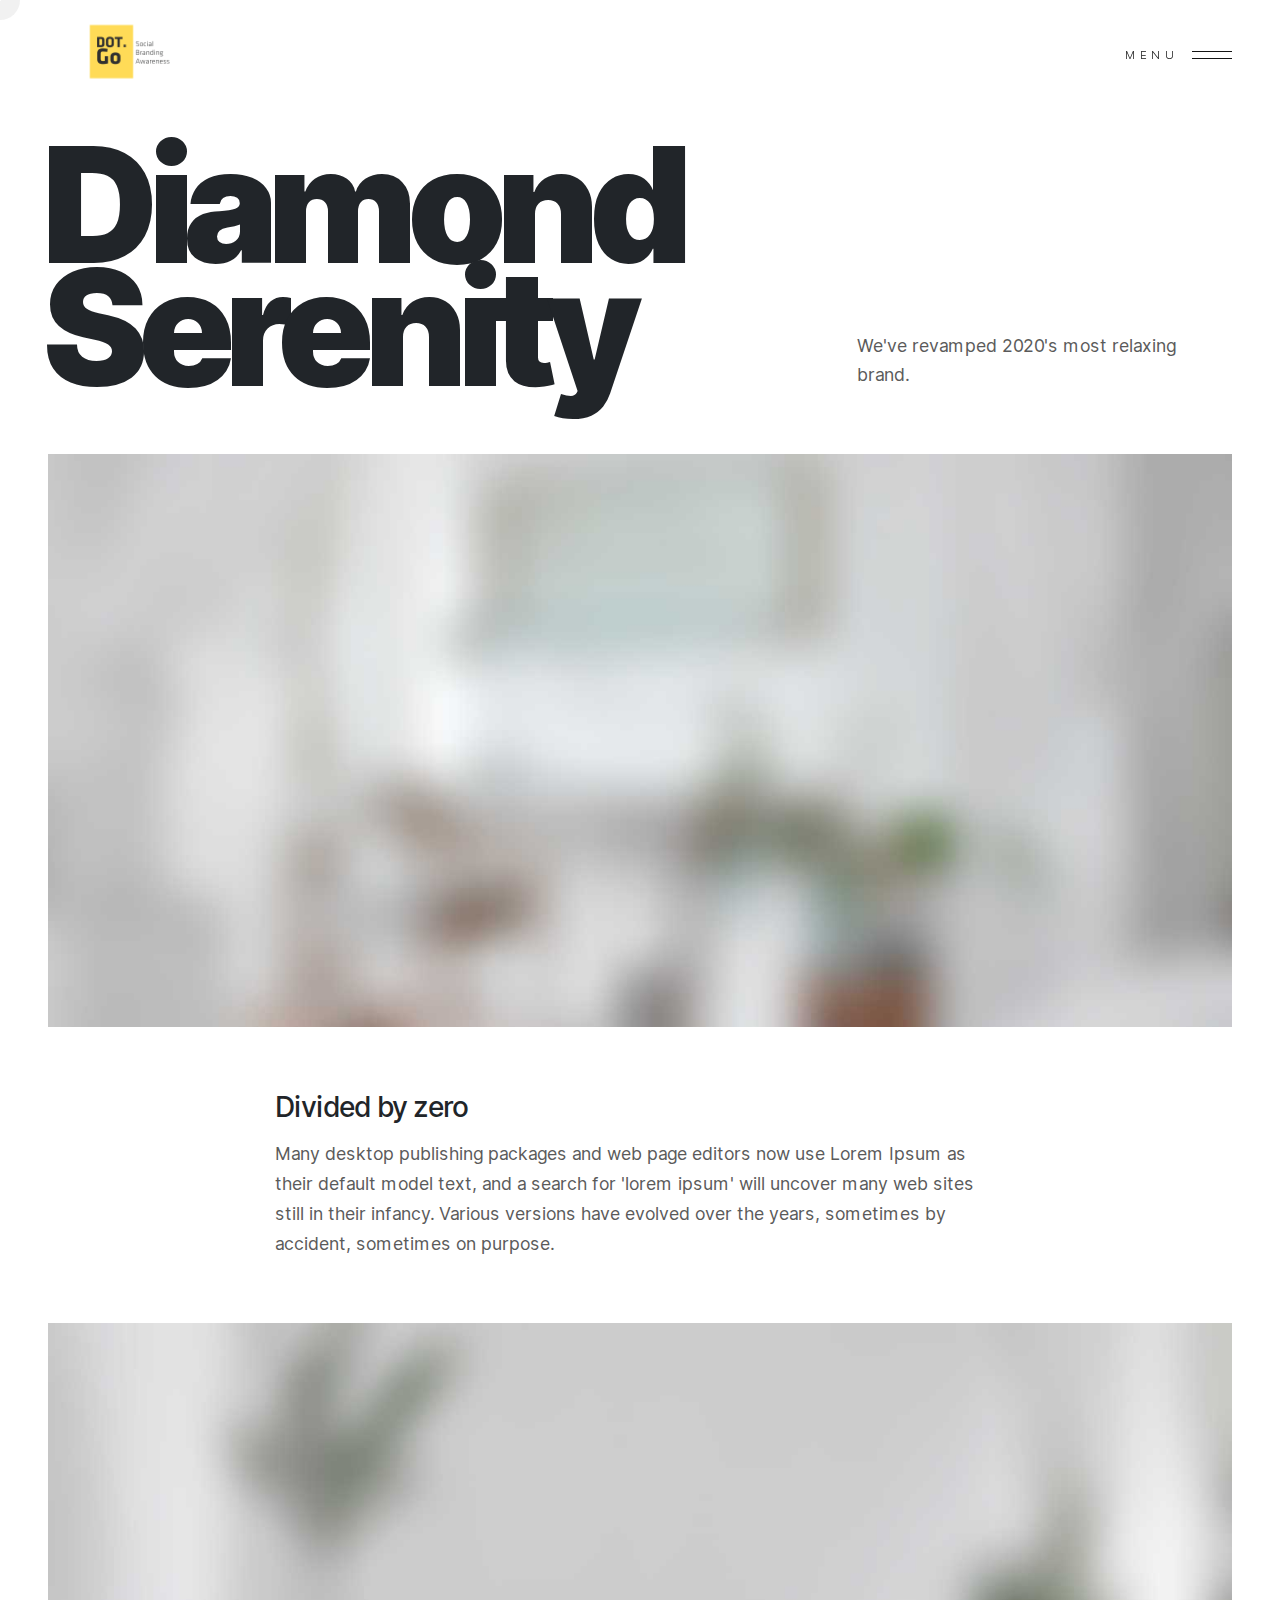
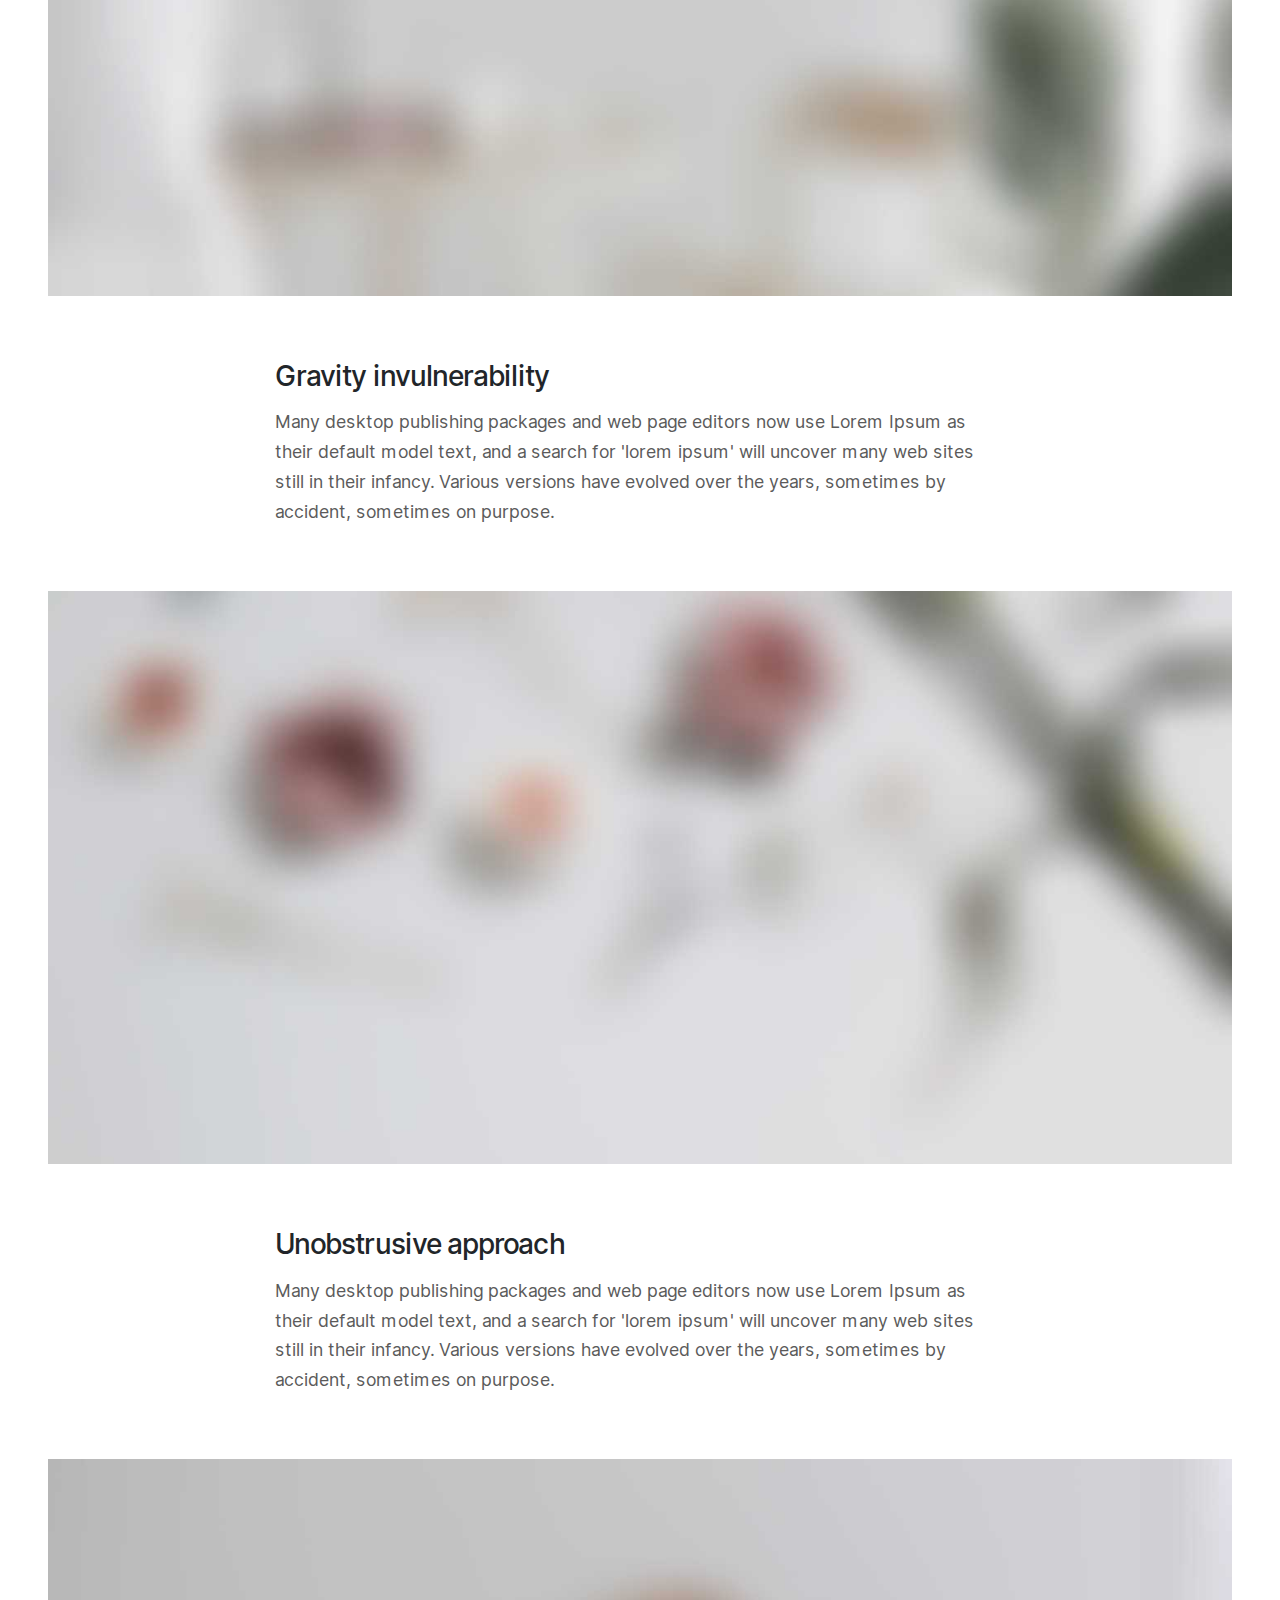
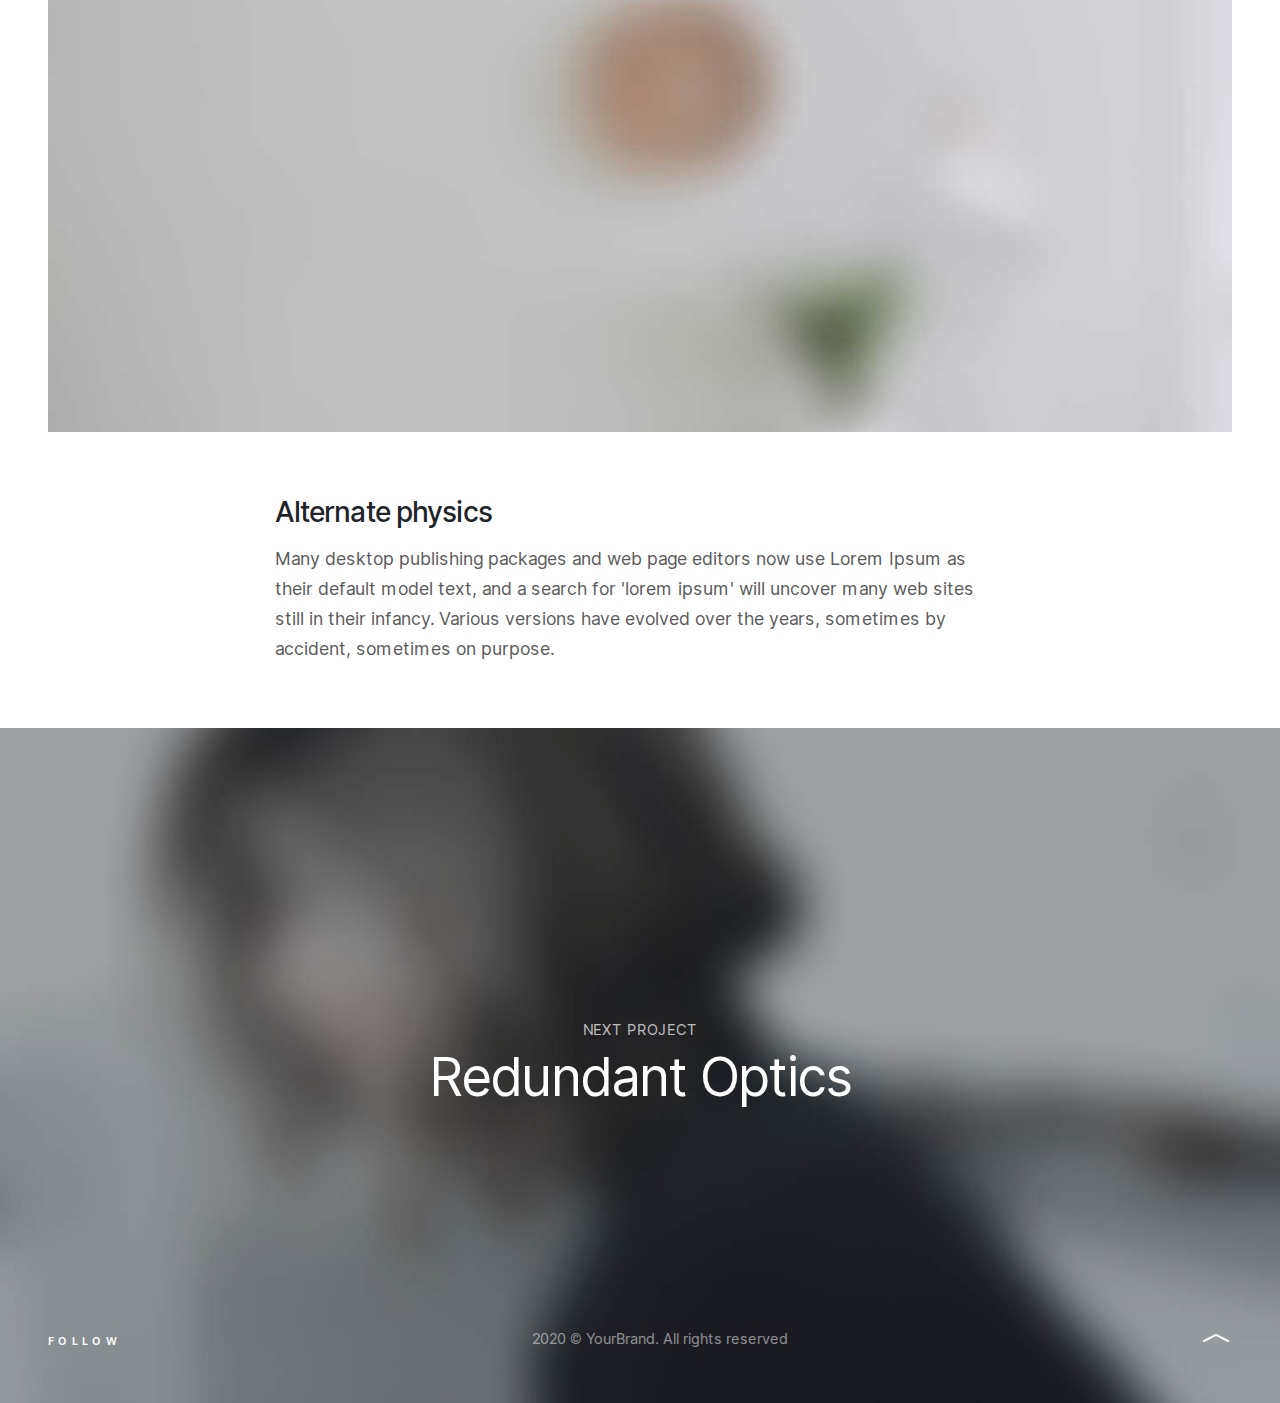
<file: project-single.html>
<!DOCTYPE html>
<html lang="en">
<head>
  <meta charset="UTF-8">
  <meta name="viewport" content="width=device-width, initial-scale=1, shrink-to-fit=no">
  <meta http-equiv="X-UA-Compatible" content="ie=edge">
  <title>DOTGo - Social | Branding | Awareness </title>
  <meta content="We&#39;re DOTGo, a creative branding and advertising agency. Visit our website to see our work or to contact us." name="description">
  <meta name="keywords" content=" branding,branding companies in trivandrum,branding agency in trivandrum,personal branding,brand identity,
  brand awareness,brand name,rebrand,brand management,brand strategy,brand value,branding design,brand building " />
  <meta content="DOTGo - Branding &amp; Advertising Agency " property="og:title"><meta content="We're DOTGo, a creative branding and advertising agency. Visit our website to see our work or to contact us" property="og:description"><meta content="summary" name="twitter:card">



  <link rel="stylesheet" href="https://cdnjs.cloudflare.com/ajax/libs/font-awesome/4.7.0/css/font-awesome.min.css">
  <link href="main.bundle.css" rel="stylesheet" type="text/css">
  <link href="css/custom.css" rel="stylesheet" type="text/css">
  <link href="https://fonts.googleapis.com/css2?family=Lexend+Giga&amp;display=swap" rel="stylesheet">
  <link rel="apple-touch-icon" sizes="180x180" href="images/faviconw.png">
  <link rel="icon" type="image/png" sizes="32x32" href="images/faviconw.png">
  <link rel="icon" type="image/png" sizes="16x16" href="images/faviconw.png">
  <link rel="manifest" href="favicon/site.webmanifest">
  <link rel="mask-icon" href="favicon/safari-pinned-tab.svg" color="#777777">
  <meta name="msapplication-TileColor" content="#999999">
  <meta name="theme-color" content="#999999">
</head>
  <body>
<header class="fixed-top ">
  <div class="navbar"><a class="navbar-brand" href="index.html"> <img class="default abc" alt="DOTGo - Social | Branding | Awareness" src="images/LOGO-removebg-.png"><img class="inverted abc" alt="DOTGo - Social | Branding | Awareness" src="images/LOGO-removebg-.png"></a>
    <button class="navbar-toggler" type="button" data-toggle="collapse" data-target="#navbar"><span class="toggle-label">Menu</span><span class="toggle-label-close">Close</span><span class="toggle-icon"><span class="line"></span><span class="line"></span></span></button>
  </div>
  <ul id="nav">
    <li class="nav-item active"><a class="nav-link" href="index.html">Home</a></li>

    <li class="nav-item"><a class="nav-link " href="about.html" >About Us</a>
      <li class="nav-item "><a class="nav-link " href="services.html" >Services</a>
      
    </li>
    <li class="nav-item "><a class="nav-link " href="projects-grid.html" >Portfolio</a>
    </li>
    <li class="nav-item "><a class="nav-link " href="blog-slider.html" >Blog</a>
    </li>
    <li class="nav-item"><a class="nav-link" href="contact.html">Contact Us</a></li>
  </ul>
</header>
    <main>
      <section>
        <div class="container-fluid py-6">
          <div class="row">
            <div class="col-12 col-lg-8">
              <h1 class="massive"><span class="d-block in-left">Diamond </span><span class="d-block in-top">Serenity</span></h1>
            </div>
            <div class="col-12 col-lg-4 d-lg-flex align-items-end justify-content-end">
              <p class="mt-4">We've revamped 2020's most relaxing brand.</p>
            </div>
          </div>
        </div>
        <div class="container-fluid"><img class="w-100 img-fluid" alt="Neoto - Creative Studio Portfolio Template" src="images/project3.jpg"></div>
        <div class="container py-6">
          <div class="row justify-content-md-center">
            <div class="col-sm-8">
              <h3>Divided by zero</h3>
              <p>Many desktop publishing packages and web page editors now use Lorem Ipsum as their default model text, and a search for 'lorem ipsum' will uncover many web sites still in their infancy. Various versions have evolved over the years, sometimes by accident, sometimes on purpose.</p>
            </div>
          </div>
        </div>
        <div class="container-fluid"><img class="w-100 img-fluid" alt="Neoto - Creative Studio Portfolio Template" src="images/project4.jpg"></div>
        <div class="container py-6">
          <div class="row justify-content-md-center">
            <div class="col-sm-8">
              <h3>Gravity invulnerability</h3>
              <p>Many desktop publishing packages and web page editors now use Lorem Ipsum as their default model text, and a search for 'lorem ipsum' will uncover many web sites still in their infancy. Various versions have evolved over the years, sometimes by accident, sometimes on purpose.</p>
            </div>
          </div>
        </div>
        <div class="container-fluid"><img class="w-100 img-fluid" alt="Neoto - Creative Studio Portfolio Template" src="images/project5.jpg"></div>
        <div class="container py-6">
          <div class="row justify-content-md-center">
            <div class="col-sm-8">
              <h3>Unobstrusive approach</h3>
              <p>Many desktop publishing packages and web page editors now use Lorem Ipsum as their default model text, and a search for 'lorem ipsum' will uncover many web sites still in their infancy. Various versions have evolved over the years, sometimes by accident, sometimes on purpose.</p>
            </div>
          </div>
        </div>
        <div class="container-fluid"><img class="w-100 img-fluid" alt="Neoto - Creative Studio Portfolio Template" src="images/project6.jpg"></div>
        <div class="container py-6">
          <div class="row justify-content-md-center">
            <div class="col-sm-8">
              <h3>Alternate physics</h3>
              <p>Many desktop publishing packages and web page editors now use Lorem Ipsum as their default model text, and a search for 'lorem ipsum' will uncover many web sites still in their infancy. Various versions have evolved over the years, sometimes by accident, sometimes on purpose.</p>
            </div>
          </div>
        </div>
      </section>
    </main>
    <div class="jumbotron jumbotron-fluid vh-75 d-flex align-items-center bg-dark text-white">
      <div class="bg o-7" style="background-image:url(images/projectnext.jpg);"></div>
      <div class="container text-center"><a class="no-link" href="project-single.html">
          <h6>Next project</h6>
          <h1>Redundant Optics</h1></a></div>
      <footer class="project">
        <div class="container-fluid p-5">
          <div class="d-flex justify-content-between align-items-center">
            <div class="social"><a class="trigger" href="#">Follow</a>
              <ul class="social-nav">
                <li> <a href="#">Instagram</a></li>
                <li> <a href="#">Twitter</a></li>
                <li> <a href="#">Vimeo</a></li>
                <li> <a href="#">YouTube</a></li>
              </ul>
            </div>
            <div class="copy">2020 &copy; YourBrand. All rights reserved</div><a class="to-top" href="#">
              <svg class="bi" width="32" height="32" fill="currentColor">
                <use xlink:href="images/bootstrap-icons.svg#chevron-compact-up"></use>
              </svg></a>
          </div>
        </div>
      </footer>
    </div>
    <script src="main.bundle.js"></script>
  </body>
</html>
</file>
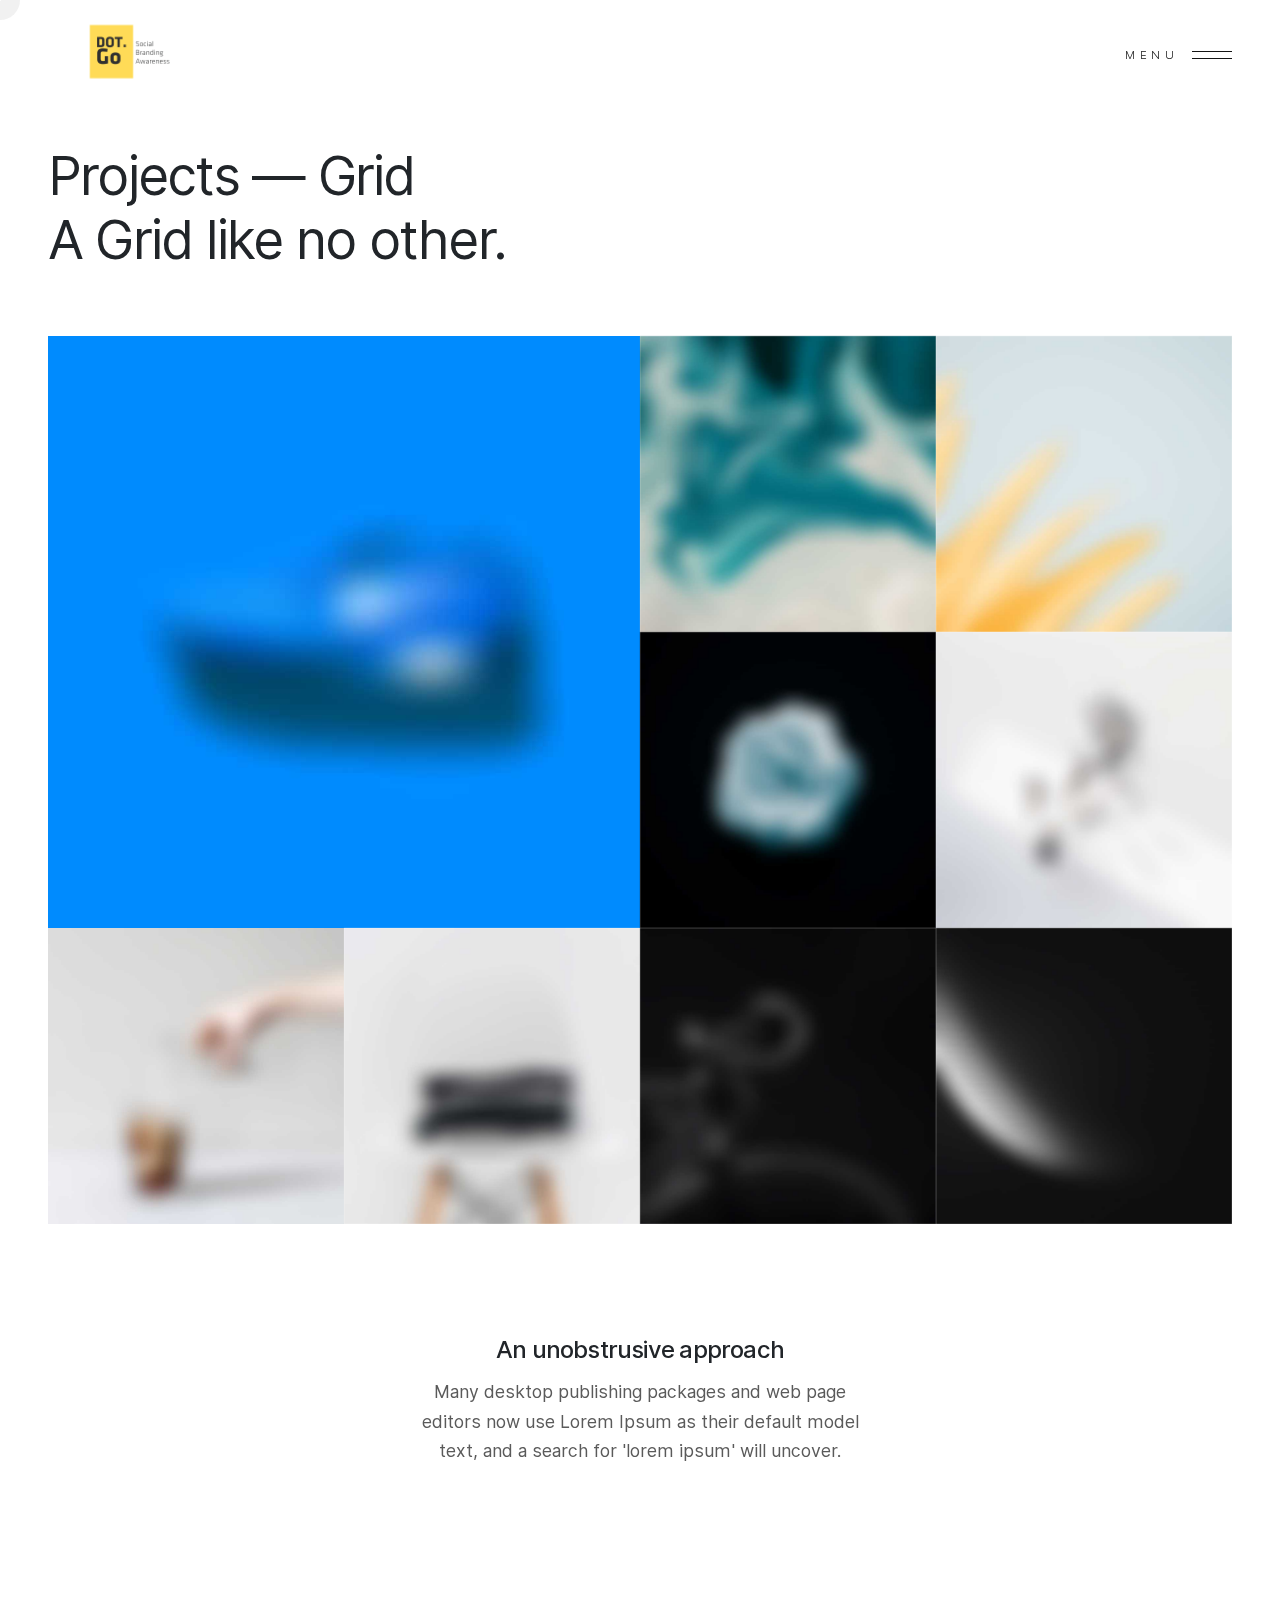
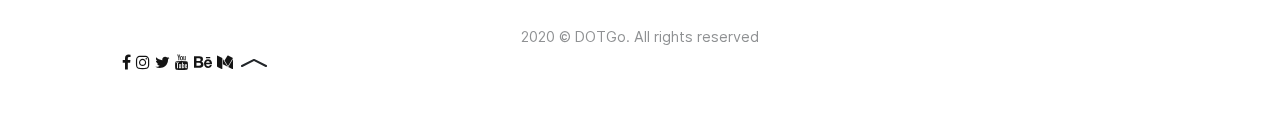
<file: projects-grid.html>
<!DOCTYPE html>
<html lang="en">
<head>
  <meta charset="UTF-8">
  <meta name="viewport" content="width=device-width, initial-scale=1, shrink-to-fit=no">
  <meta http-equiv="X-UA-Compatible" content="ie=edge">
  <title>DOTGo - Social | Branding | Awareness </title>
  <meta content="We&#39;re DOTGo, a creative branding and advertising agency. Visit our website to see our work or to contact us." name="description">
  <meta name="keywords" content=" branding,branding companies in trivandrum,branding agency in trivandrum,personal branding,brand identity,
  brand awareness,brand name,rebrand,brand management,brand strategy,brand value,branding design,brand building " />
  <meta content="DOTGo - Branding &amp; Advertising Agency " property="og:title"><meta content="We're DOTGo, a creative branding and advertising agency. Visit our website to see our work or to contact us" property="og:description"><meta content="summary" name="twitter:card">



  <link rel="stylesheet" href="https://cdnjs.cloudflare.com/ajax/libs/font-awesome/4.7.0/css/font-awesome.min.css">
  <link href="main.bundle.css" rel="stylesheet" type="text/css">
  <link href="css/custom.css" rel="stylesheet" type="text/css">
  <link href="https://fonts.googleapis.com/css2?family=Lexend+Giga&amp;display=swap" rel="stylesheet">
  <link rel="apple-touch-icon" sizes="180x180" href="images/faviconw.png">
  <link rel="icon" type="image/png" sizes="32x32" href="images/faviconw.png">
  <link rel="icon" type="image/png" sizes="16x16" href="images/faviconw.png">
  <link rel="manifest" href="favicon/site.webmanifest">
  <link rel="mask-icon" href="favicon/safari-pinned-tab.svg" color="#777777">
  <meta name="msapplication-TileColor" content="#999999">
  <meta name="theme-color" content="#999999">
</head>
  <body>
<header class="fixed-top ">
  <div class="navbar"><a class="navbar-brand" href="index.html"> <img class="default abc" alt="DOTGo - Social | Branding | Awareness" src="images/LOGO-removebg-.png"><img class="inverted abc" alt="DOTGo - Social | Branding | Awareness" src="images/LOGO-removebg-.png"></a>
    <button class="navbar-toggler" type="button" data-toggle="collapse" data-target="#navbar"><span class="toggle-label">Menu</span><span class="toggle-label-close">Close</span><span class="toggle-icon"><span class="line"></span><span class="line"></span></span></button>
  </div>
  <ul id="nav">
    <li class="nav-item active"><a class="nav-link" href="index.html">Home</a></li>

    <li class="nav-item"><a class="nav-link " href="about.html" >About Us</a>
      <li class="nav-item "><a class="nav-link " href="services.html" >Services</a>
      
    </li>
    <li class="nav-item "><a class="nav-link " href="projects-grid.html" >Portfolio</a>
    </li>
    <li class="nav-item "><a class="nav-link " href="blog-slider.html" >Blog</a>
    </li>
    <li class="nav-item"><a class="nav-link" href="contact.html">Contact Us</a></li>
  </ul>
</header>
    <main>
      <section>
        <div class="container-fluid py-6"> 
          <h1> <span class="d-block in-left">Projects &mdash; Grid</span><span class="d-block in-top">A Grid like no other.</span></h1>
        </div>
        <div class="container-fluid">
          <div class="grid">
            <div class="grid-sizer col-1"></div><a class="grid-item col-6" href="project-single.html"><img alt="Neoto - Creative Studio Portfolio Template" src="images/1.jpg">
              <div class="caption p-3">
                <div class="title">Flourish Away</div>
              </div></a><a class="grid-item col-3" href="project-single.html"><img alt="Neoto - Creative Studio Portfolio Template" src="images/2.jpg">
              <div class="caption p-3">
                <div class="title">Suit up</div>
              </div></a><a class="grid-item col-3" href="project-single.html"><img alt="Neoto - Creative Studio Portfolio Template" src="images/3.jpg">
              <div class="caption p-3">
                <div class="title">Mix it up</div>
              </div></a><a class="grid-item col-3" href="project-single.html"><img alt="Neoto - Creative Studio Portfolio Template" src="images/4.jpg">
              <div class="caption p-3">
                <div class="title">Next-gen Shoes</div>
              </div></a><a class="grid-item col-3" href="project-single.html"><img alt="Neoto - Creative Studio Portfolio Template" src="images/5.jpg">
              <div class="caption p-3">
                <div class="title">Back to Tapes</div>
              </div></a><a class="grid-item col-3" href="project-single.html"><img alt="Neoto - Creative Studio Portfolio Template" src="images/8.jpg">
              <div class="caption p-3">
                <div class="title">Turn the page</div>
              </div></a><a class="grid-item col-3" href="project-single.html"><img alt="Neoto - Creative Studio Portfolio Template" src="images/10.jpg">
              <div class="caption p-3">
                <div class="title">Wiremore</div>
              </div></a><a class="grid-item col-3" href="project-single.html"><img alt="Neoto - Creative Studio Portfolio Template" src="images/11.jpg">
              <div class="caption p-3">
                <div class="title">Silk White</div>
              </div></a><a class="grid-item col-3" href="project-single.html"><img alt="Neoto - Creative Studio Portfolio Template" src="images/12.jpg">
              <div class="caption p-3">
                <div class="title">Branch X</div>
              </div></a>
          </div>
        </div>
        <div class="container my-5 py-6">
          <div class="row justify-content-md-center text-center">
            <div class="col-sm-5">
              <h4>An unobstrusive approach</h4>
              <p>Many desktop publishing packages and web page editors now use Lorem Ipsum as their default model text, and a search for 'lorem ipsum' will uncover.</p>
            </div>
          </div>
        </div>
      </section>
    </main>
    <footer>
      <div class="container-fluid p-5">
        <div class="col-sm-6 offset-sm-3 copy text-center">2020 &copy; DOTGo. All rights reserved</div>
        <div class="col-sm-3 text-center">
          <div class="social"><a class="trigger"   href="#"><a href="#" class="fa fa-facebook"></a></a>
            <div class="social"><a class="trigger"   href="#"><a href="#" class="fa fa-instagram"></a></a>
              <div class="social"><a class="trigger"   href="#"><a href="#" class="fa fa-twitter"></a></a>
                <div class="social"><a class="trigger"   href="#"><a href="#" class="fa fa-youtube"></a></a>
                  <div class="social"><a class="trigger"   href="#"><a href="#" class="fa fa-behance"></a></a>
                    <div class="social"><a class="trigger"   href="#"><a href="#" class="fa fa-medium"></a></a>
           
          </div>
        </div>
      </div>
            <svg class="bi" width="32" height="32" fill="currentColor">
              <use xlink:href="images/bootstrap-icons.svg#chevron-compact-up"></use>
            </svg></a>
        </div>
      </div>
    </footer>
    <script src="main.bundle.js"></script>
  </body>
</html>
</file>
<file: css/custom.css>
/* Custom.css < Do your own thing! */

body {
    background: transparent;
}
</file>
